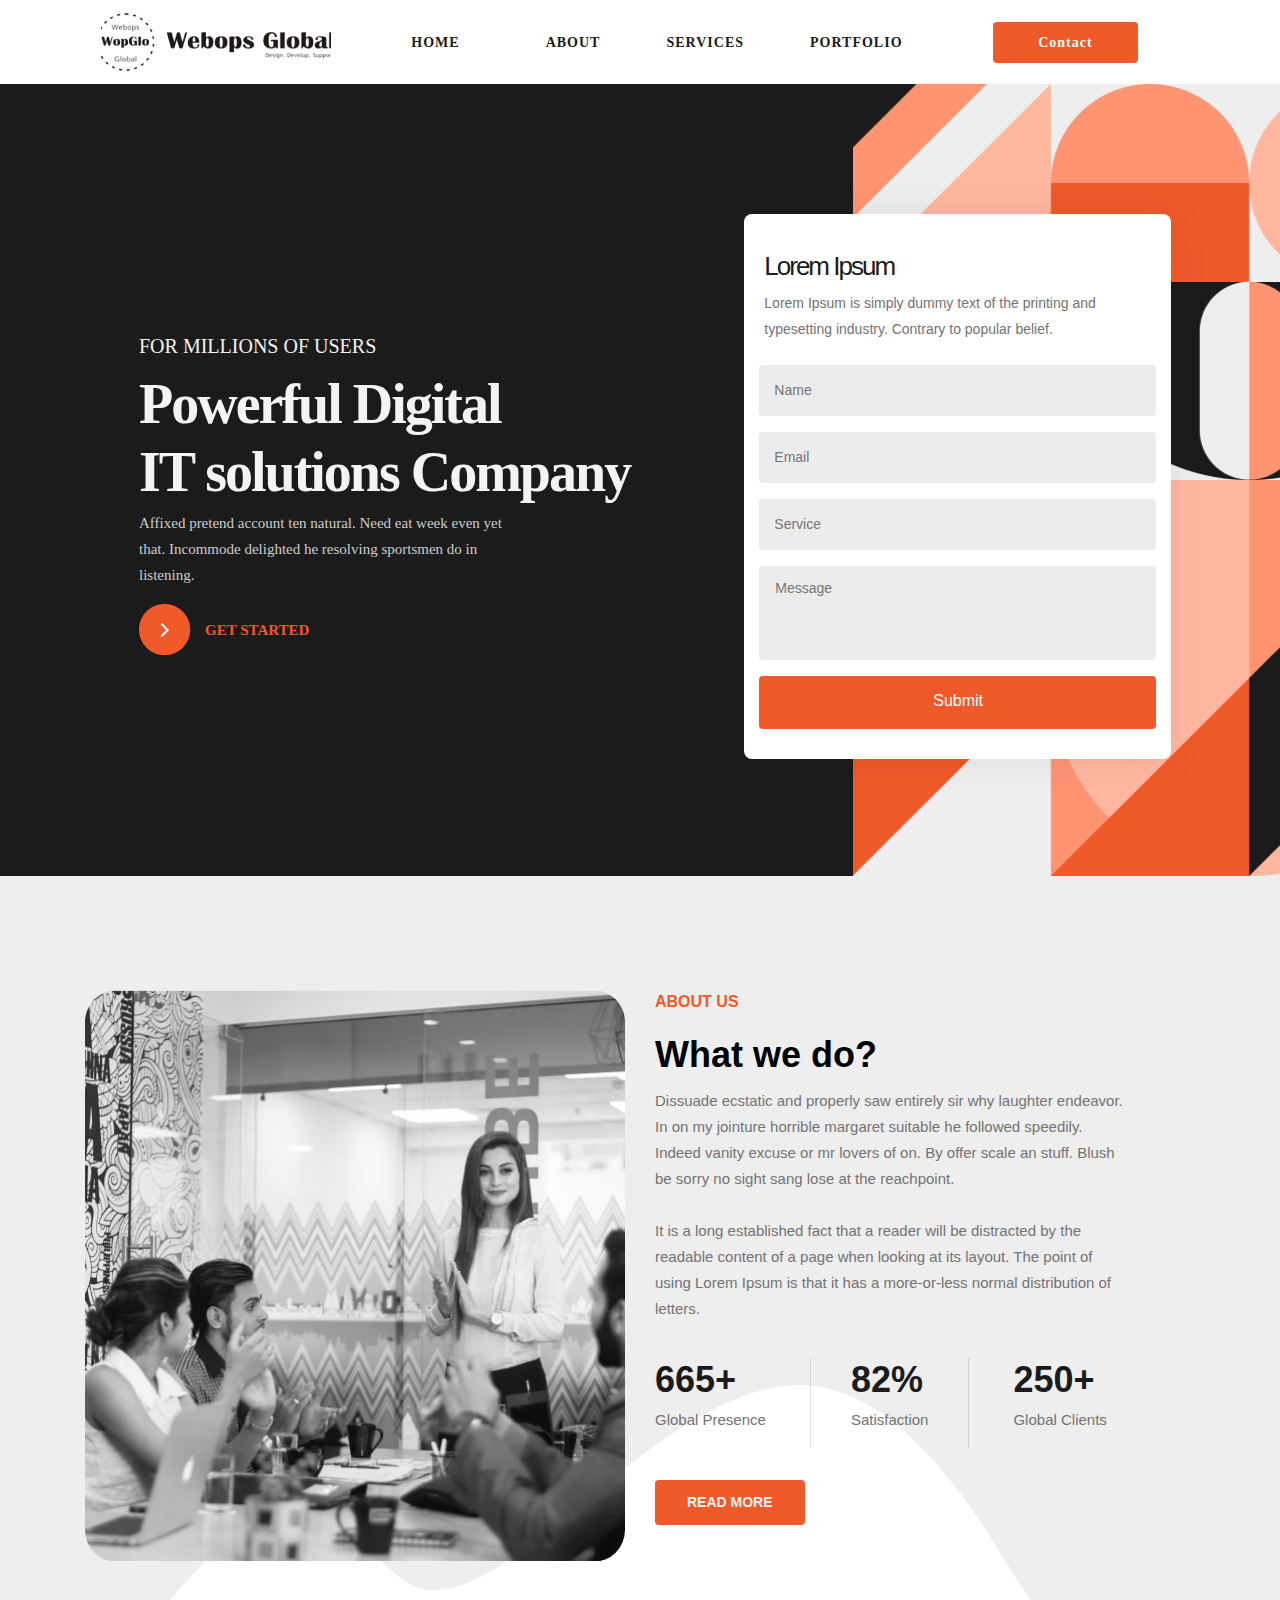
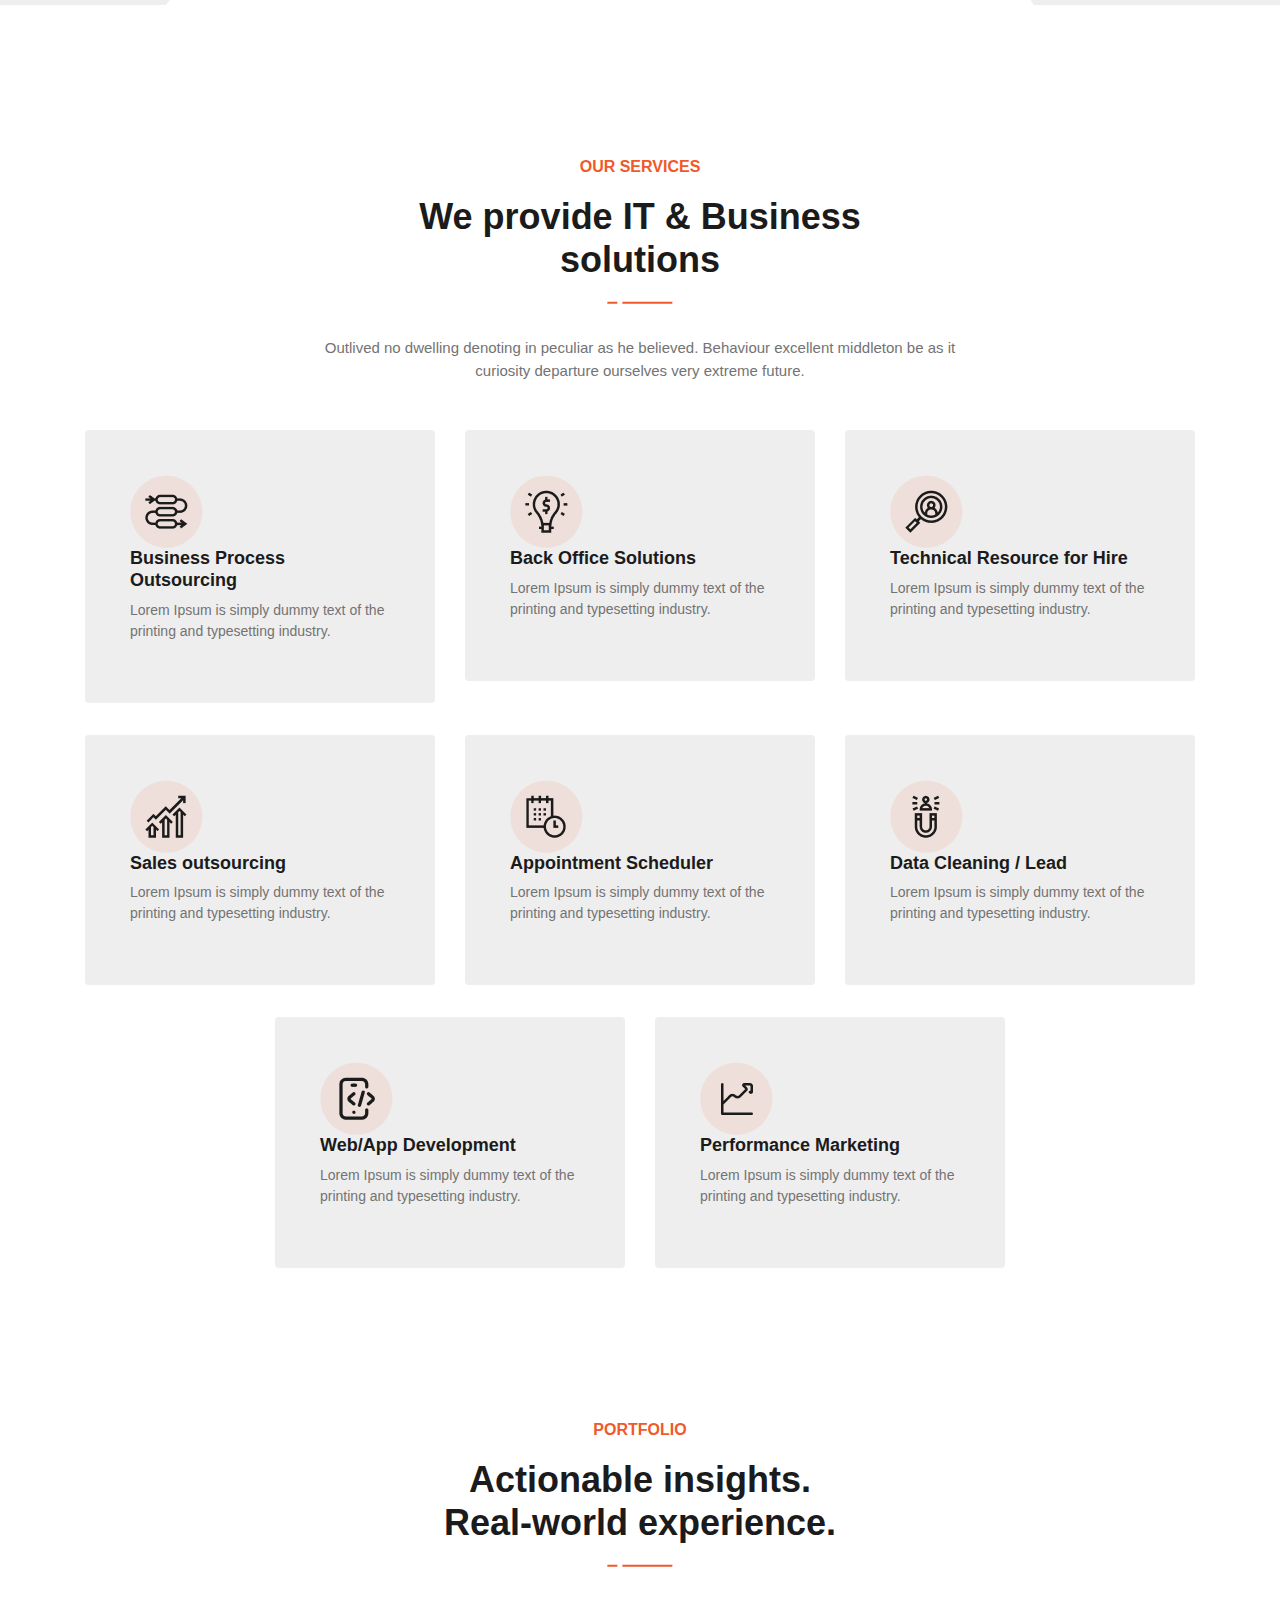
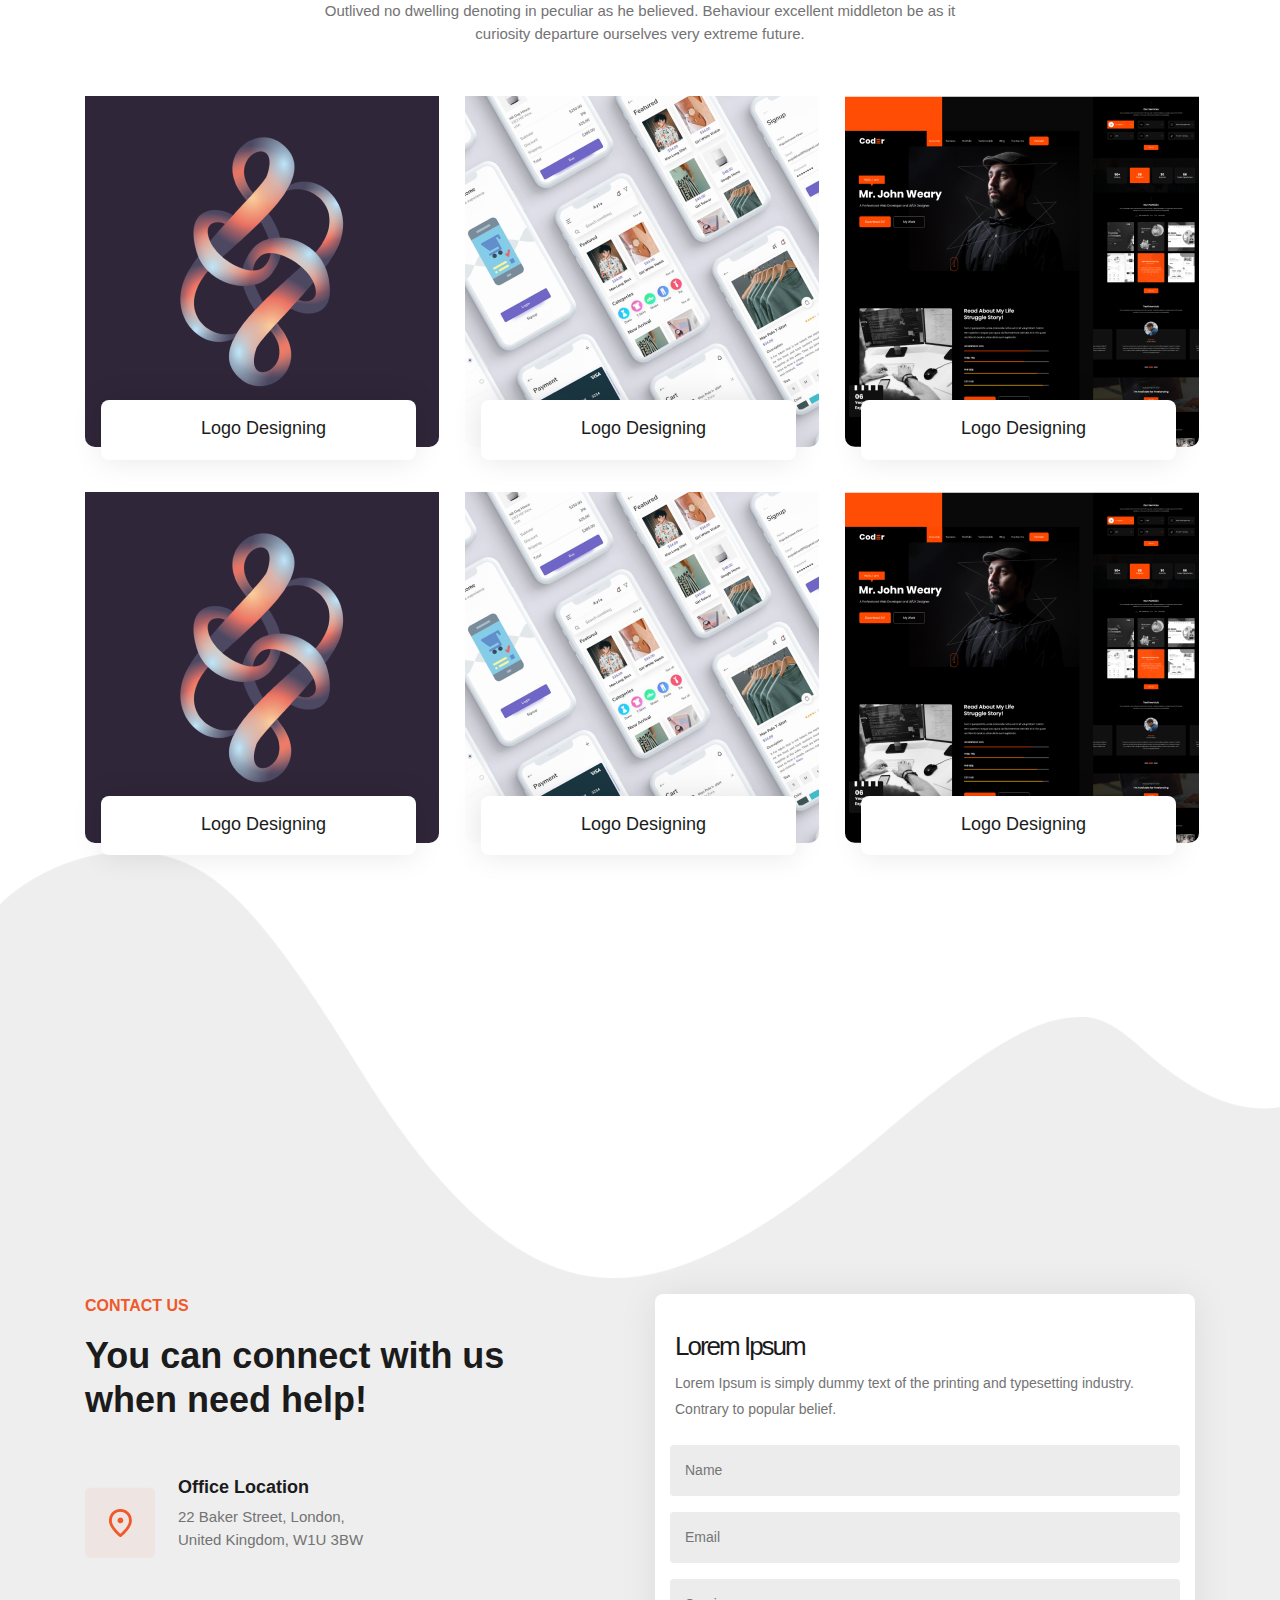
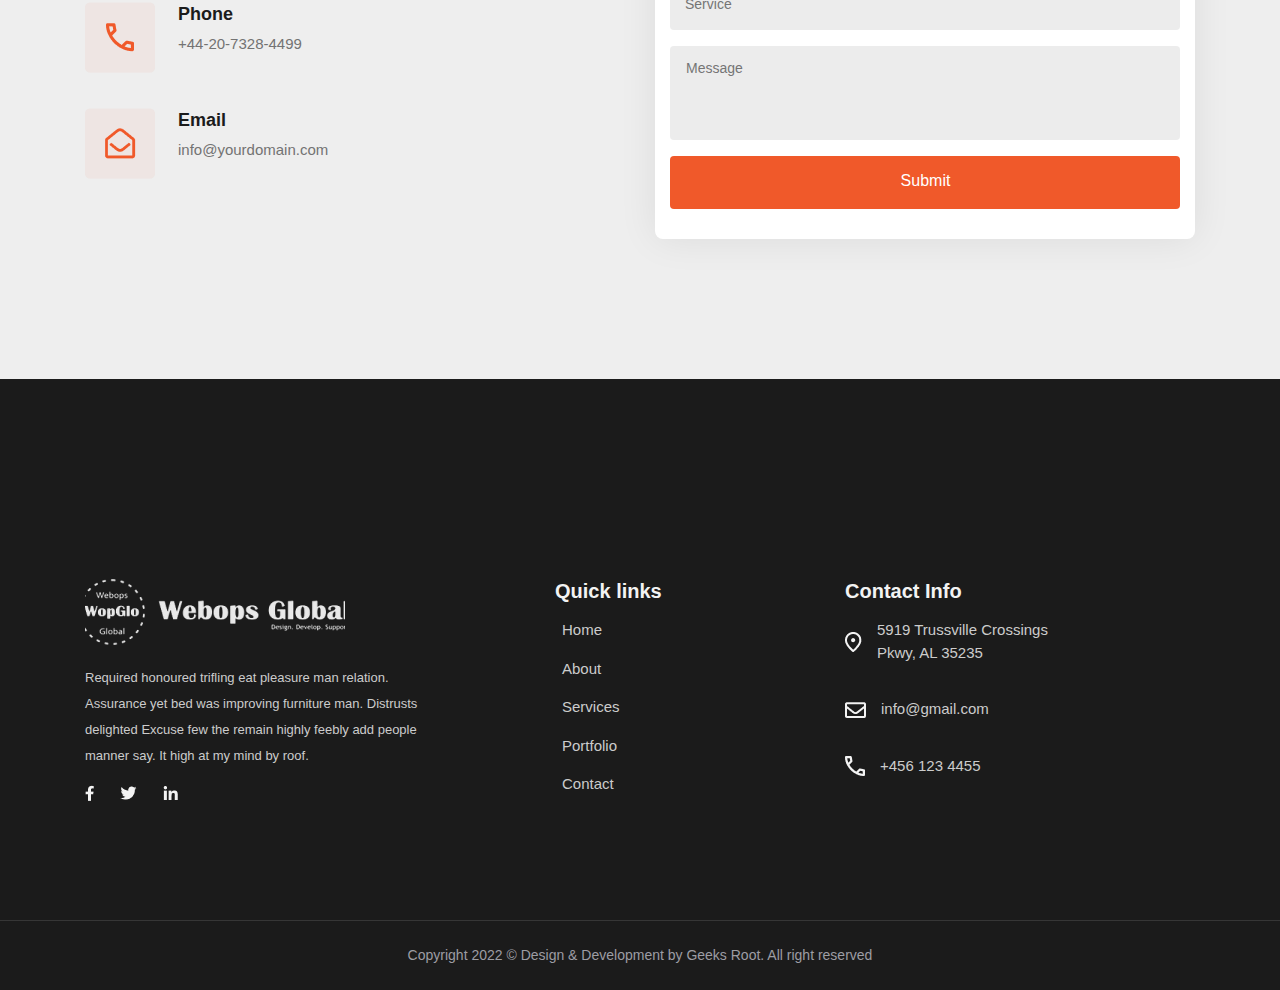
<file: index.html>
<!DOCTYPE html>
<html lang="en">
<head>
    <meta charset="UTF-8">
    <meta http-equiv="X-UA-Compatible" content="IE=edge">
    <meta name="viewport" content="width=device-width, initial-scale=1.0">
    <title>Webops Global</title>
    <link rel="stylesheet" type="text/css" href="css/bootstrap.min.css">
    <link rel="stylesheet" href="style.css">
    <link rel="stylesheet" href="media.css">
</head>
<body>

    <div class="container">
        <div class="row">
            <div class="col-md-12">
                <nav class="navbar navbar-expand-lg">
                    <a class="navbar-brand" href="#">
                        <img src="img/Logo1.png" alt="">
                    </a>
                    <button class="navbar-toggler" type="button" data-toggle="collapse" data-target="#navbarSupportedContent" aria-controls="navbarSupportedContent" aria-expanded="false" aria-label="Toggle navigation">
                      <span class="navbar-toggler-icon"></span>
                    </button>
                  
                    <div class="collapse navbar-collapse" id="navbarSupportedContent">
                      <ul class="navbar-nav">
                        <li class="nav-item active">
                          <a class="nav-link" id="btn" href="#">Home</a>
                        </li>
                        <li class="nav-item ">
                          <a class="nav-link" id="btn" href="#">About</a>
                        </li>
                        <li class="nav-item ">
                            <a class="nav-link" id="btn" href="#">Services</a>
                          </li>
                          <li class="nav-item ">
                            <a class="nav-link" id="btn" href="#">Portfolio</a>
                          </li>
                      </ul>
                      <form class="form-inline my-2 my-lg-0">
                        <input id="btn1" type="button" value="Contact">
                      </form>
                    </div>
                  </nav>
            </div>
        </div>
    </div>



    <!-- =======================================header code open======================================================== -->

       
      <div class="container-fluid">
        <div class="row">
            <div class="col-md-8 rectangle">
                <div class="section">
                    <p id="million">For millions of users</p>
                    <h2 id="Powerful">Powerful Digital</h2>
                    <h2 id="Powerful">IT solutions Company</h2>
                    <p id="affixed">Affixed pretend account ten natural. Need eat week even yet <br> that. Incommode delighted he resolving sportsmen do in <br> listening.</p>
                    <div class="center">
                    <img src="img/span.png" alt="">
                    <p>Get started</p>
                </div>
                </div>
            </div>
            <div class="col-md-4 frame">
                <div class="mainform">
                    <p class="para">Lorem Ipsum</p>
                    <p class="para1">Lorem Ipsum is simply dummy text of the printing and typesetting industry. Contrary to popular belief.</p>
                    <div class="col-md-12">
                        <input class="name" type="text" placeholder="Name">
                        <input class="name" type="text" placeholder="Email">
                        <input class="name" type="text" placeholder="Service">
                        <input class="message" type="text" placeholder="Message">
                        <button id="btn2">Submit</button>
                    </div>
                </div>
            </div>
        </div>
      </div>




    <!-- =======================================header code close======================================================== -->
    
    
    
    
    <!-- =======================================section code open======================================================== -->
        
      
    <section class="vector">
        <div class="container">
            <div class="row">
                <div class="col-md-6">
                    <img id="smartworks" src="img/smartworks.png" alt="">
                </div>
                <div class="col-md-6">
                    <p class="Aboutus">About us</p>
                    <h3 class="what">What we do?</h3>
                    <p id="para2">Dissuade ecstatic and properly saw entirely sir why laughter endeavor. <br> In on my jointure horrible margaret suitable he followed speedily. <br> Indeed vanity excuse or mr lovers of on. By offer scale an stuff. Blush <br> be sorry no sight sang lose at the reachpoint. <br><br>
                        It is a long established fact that a reader will be distracted by the <br> readable content of a page when looking at its layout. The point of <br> using Lorem Ipsum is that it has a more-or-less normal distribution of <br> letters.</p>
                     <div class="apparant">
                        <div><h2>665+</h2><p>Global Presence</p></div>
                        <div class="after"><h2>82%</h2><p>Satisfaction</p></div>
                        <div><h2>250+</h2><p>Global Clients</p></div>
                     </div> 
                     <button id="read">Read more</button>
                </div>
            </div>
        </div>
    </section>

    <!-- =======================================section code close======================================================== -->
    
    
    
    
    
    
    <!-- =======================================section1 code open======================================================== -->
    
         <section class="vector1">
          <div class="container">
            <div class="row">
              <div class="col-md-12 text-center">
                 <p class="ourservice">Our Services</p>
                 <h2 class="provide">We provide IT & Business <br> solutions</h2>
                 <img src="img/div.png" alt=""><br><br>
                 <p class="para3">Outlived no dwelling denoting in peculiar as he believed. Behaviour excellent middleton be as it <br> curiosity departure ourselves very extreme future.</p>
                </div>
                <div class="col-md-4">
                  <div class="box">
                    <img src="img/Group2.png" alt="">
                    <h3 class="business">Business Process Outsourcing</h3>
                    <p class="para4">Lorem Ipsum is simply dummy text of the <br> printing and typesetting industry.</p>
                  </div>
                </div>
                <div class="col-md-4">
                  <div class="box">
                    <img src="img/Group 8.png" alt="">
                    <h3 class="business">Back Office Solutions</h3>
                    <p class="para4">Lorem Ipsum is simply dummy text of the <br> printing and typesetting industry.</p>
                  </div>
                </div>
                <div class="col-md-4">
                  <div class="box">
                    <img src="img/Group7.png" alt="">
                    <h3 class="business">Technical Resource for Hire </h3>
                    <p class="para4">Lorem Ipsum is simply dummy text of the <br> printing and typesetting industry.</p>
                  </div>
                </div>
                <div class="col-md-4">
                  <div class="box">
                    <img src="img/Group6.png" alt="">
                    <h3 class="business">Sales outsourcing</h3>
                    <p class="para4">Lorem Ipsum is simply dummy text of the <br> printing and typesetting industry.</p>
                  </div>
                </div>
                <div class="col-md-4">
                  <div class="box">
                    <img src="img/Group4.png" alt="">
                    <h3 class="business">Appointment Scheduler</h3>
                    <p class="para4">Lorem Ipsum is simply dummy text of the <br> printing and typesetting industry.</p>
                  </div>
                </div>
                <div class="col-md-4">
                  <div class="box">
                    <img src="img/Group3.png" alt="">
                    <h3 class="business">Data Cleaning / Lead </h3>
                    <p class="para4">Lorem Ipsum is simply dummy text of the <br> printing and typesetting industry.</p>
                  </div>
                </div>
                <div class="col-md-2"></div>
                <div class="col-md-4">
                  <div class="box">
                    <img src="img/Group5.png" alt="">
                    <h3 class="business">Web/App Development</h3>
                    <p class="para4">Lorem Ipsum is simply dummy text of the <br> printing and typesetting industry.</p>
                  </div>
                </div>
                <div class="col-md-4">
                  <div class="box">
                    <img src="img/Group1.png" alt="">
                    <h3 class="business">Performance Marketing</h3>
                    <p class="para4">Lorem Ipsum is simply dummy text of the <br> printing and typesetting industry.</p>
                  </div>
                </div>
                <div class="col-md-2"></div>

            </div>
          </div>
         </section>
    
    <!-- =======================================section1 code close======================================================== -->
    
    
    <!-- =======================================section2 code open======================================================== -->
    
       <section class="vector2">
        <div class="container">
          <div class="row">
            <div class="col-md-12 text-center">
              <p class="ourservice">Portfolio</p>
              <h2 class="provide">Actionable insights. <br> Real-world experience.</h2>
              <img src="img/div.png" alt=""><br><br>
              <p class="para3">Outlived no dwelling denoting in peculiar as he believed. Behaviour excellent middleton be as it <br> curiosity departure ourselves very extreme future.</p>
            </div>
          </div>
        </div>
        <div class="container">
          <div class="row">
            <div class="col-md-4">
              <img id="web" src="img/Logo2.png" alt="">
              <div class="homeless">
                <h2>Logo Designing</h2>
              </div>
            </div>
            <div class="col-md-4">
              <img id="web" src="img/App development.png" alt="">
              <div class="homeless">
                <h2>Logo Designing</h2>
              </div>
            </div>
            <div class="col-md-4">
              <img id="web" src="img/Web design2.png" alt="">
              <div class="homeless">
                <h2>Logo Designing</h2>
              </div>
            </div>
            <div class="col-md-4">
              <img id="web" src="img/Logo2.png" alt="">
              <div class="homeless">
                <h2>Logo Designing</h2>
              </div>
            </div>
            <div class="col-md-4">
              <img id="web" src="img/App development.png" alt="">
              <div class="homeless">
                <h2>Logo Designing</h2>
              </div>
            </div>
            <div class="col-md-4">
              <img id="web" src="img/Web design2.png" alt="">
              <div class="homeless">
                <h2>Logo Designing</h2>
              </div>
            </div>
          </div>
        </div>
       </section>

    
    <!-- =======================================section2 code close======================================================== -->
    
    
    
    
    <!-- =======================================section3 code open======================================================== -->

    
    <section class="vector3">
      <div class="container">
        <div class="row">
          <div class="col-md-6">
            <p class="ourservice1">Contact us</p>
            <h2 class="provide">You can connect with us <br> when need help!</h2><br><br>
            <div class="officel">
              <img src="img/i.png" alt="">
              <div>
              <h4>Office Location</h4>
              <p>22 Baker Street, London, <br>
                United Kingdom, W1U 3BW</p>
              </div>
            </div>
            <div class="officel">
              <img src="img/i1.png" alt="">
              <div>
              <h4>Phone</h4>
              <p>+44-20-7328-4499</p>
              </div>
            </div>
            <div class="officel">
              <img src="img/i2.png" alt="">
              <div>
              <h4>Email</h4>
              <p>info@yourdomain.com</p>
              </div>
            </div>
          </div>
          <div class="col-md-6">
            <div class="mainform1">
              <p class="para">Lorem Ipsum</p>
              <p class="para1">Lorem Ipsum is simply dummy text of the printing and typesetting industry. Contrary to popular belief.</p>
              <div class="col-md-12">
                  <input class="name" type="text" placeholder="Name">
                  <input class="name" type="text" placeholder="Email">
                  <input class="name" type="text" placeholder="Service">
                  <input class="message" type="text" placeholder="Message">
                  <button id="btn2">Submit</button>
              </div>
          </div>
          </div>
        </div>
      </div>
    </section>
    
    
    <!-- =======================================section3 code close======================================================== -->
    
    
    
    
    <!-- =======================================section4 code opem======================================================== -->
    

         <section class="vector4">
          <div class="container">
            <div class="row">
              <div class="col-md-4">
                <img src="img/Logo3.png" alt="">
                <p id="para5">Required honoured trifling eat pleasure man relation. Assurance yet bed was improving furniture man. Distrusts delighted Excuse few the remain highly feebly add people manner say. It high at my mind by roof.</p>
                <div class="faceset">
                  <img src="img/face.png" alt="">
                  <img src="img/twitter.png" alt="">
                  <img src="img/linkdin.png" alt="">
                </div>
              </div>
              <div class="col-md-4">
                <div class="info">
                  <h1>Quick links</h1>
                  <ul class="setting">
                    <li>
                      <a class="nav-link" id="about" href="#">Home</a>
                    </li>
                    <li>
                      <a class="nav-link" id="about" href="#">About</a>
                    </li>
                    <li>
                      <a class="nav-link" id="about" href="#">Services</a>
                    </li>
                    <li>
                      <a class="nav-link" id="about" href="#">Portfolio</a>
                    </li>
                    <li>
                      <a class="nav-link" id="about" href="#">Contact</a>
                    </li>
                  </ul>
                </div>
              </div>
              <div class="col-md-4">
                <div class="info1">
                  <h1>Contact Info</h1>
                  <div class="setflex">
                    <img src="img/location3.png" alt="">
                    <ul class="navbar-nav focolor">
                      <li><a class="nav-link" id="about" href="#">5919 Trussville Crossings <br> Pkwy, AL 35235</a></li>
                    </ul>
                  </div>
                  <div class="setflex">
                    <img src="img/message2.png" alt="">
                    <ul class="navbar-nav focolor">
                      <li><a class="nav-link" id="about" href="#">info@gmail.com</a></li>
                    </ul>
                  </div>
                  <div class="setflex">
                    <img src="img/phone3.png" alt="">
                    <ul class="navbar-nav focolor">
                      <li><a class="nav-link" id="about" href="#">+456 123 4455</a></li>
                    </ul>
                  </div>
                </div>
              </div>  
            </div>
          </div>
          <div class="liny"></div>
          <p class="copyright">Copyright 2022 © Design & Development by Geeks Root. All right reserved</p>
         </section>








    <!-- =======================================section4 code close======================================================== -->







</body>
<script type="text/javascript" src="jquery-3.6.1.min.js"></script>
<script type="text/javascript" src="js/bootstrap.min.js"></script>
</html>
</file>
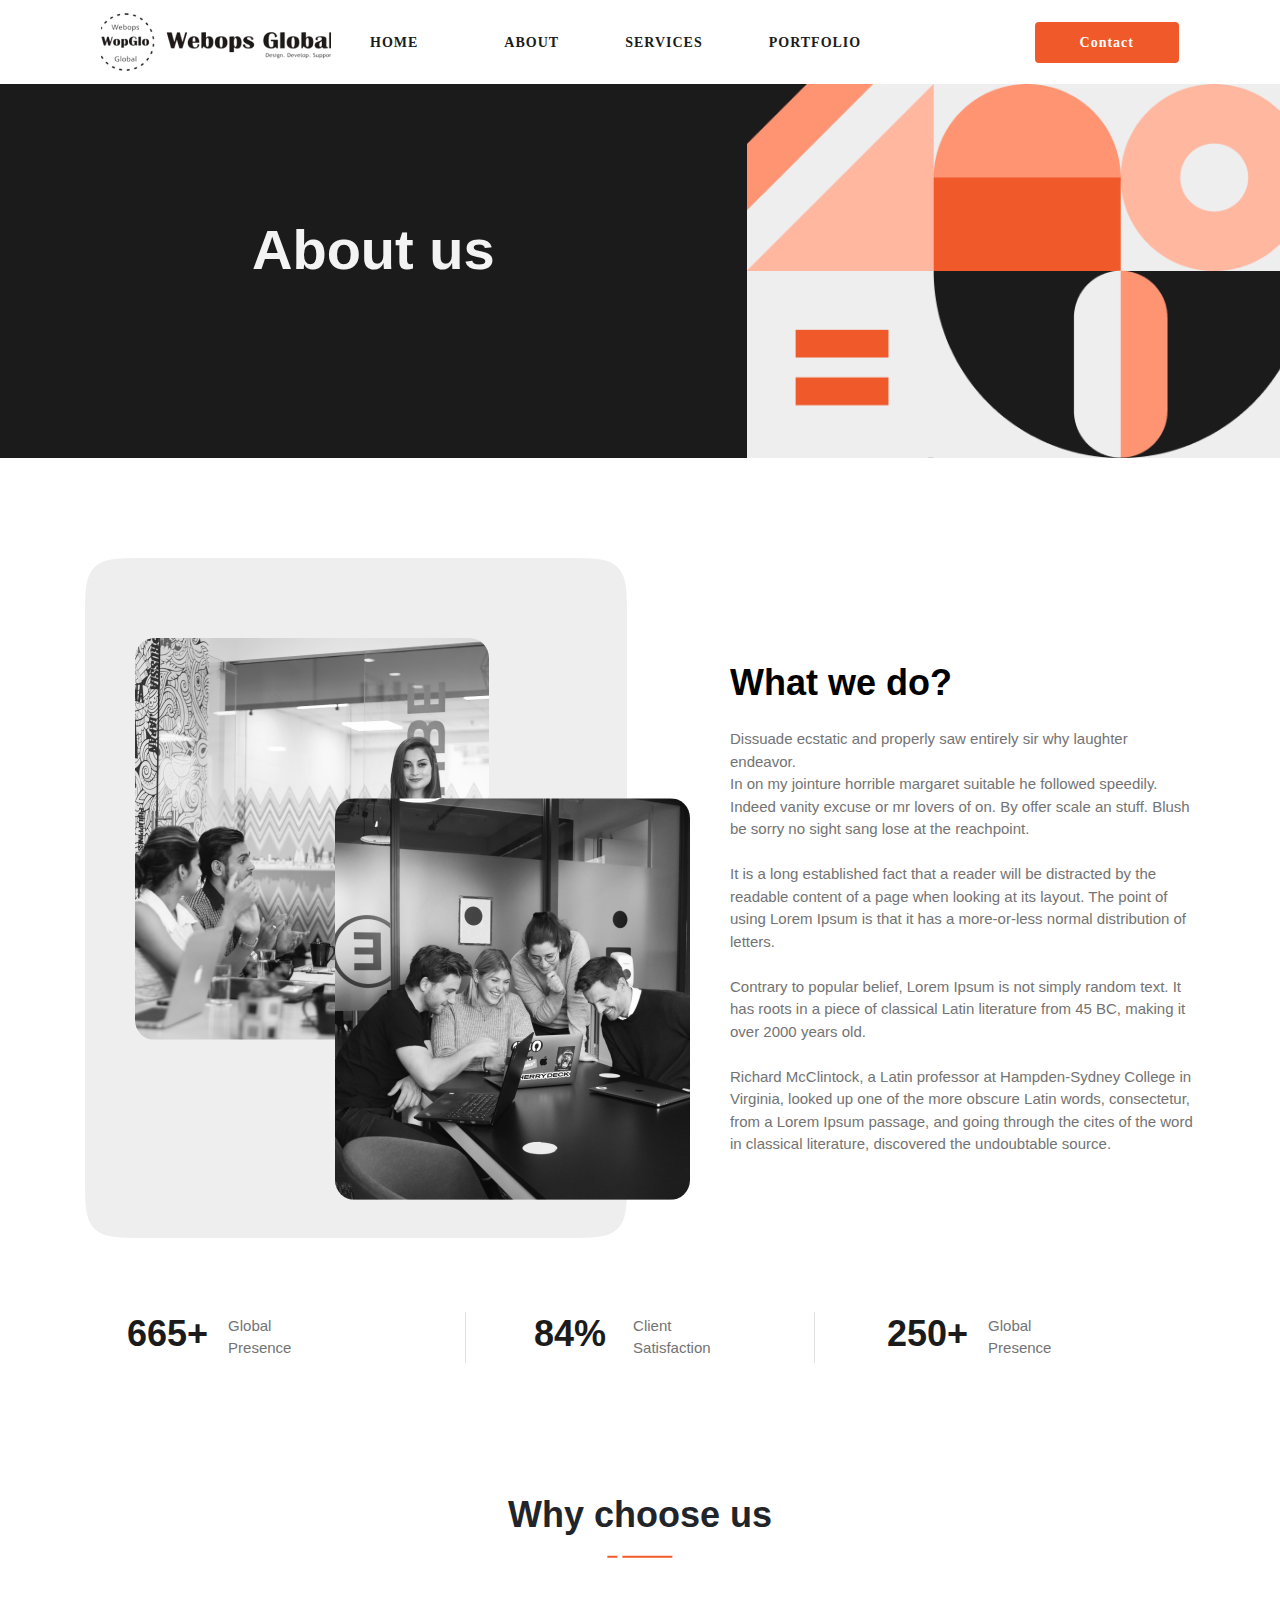
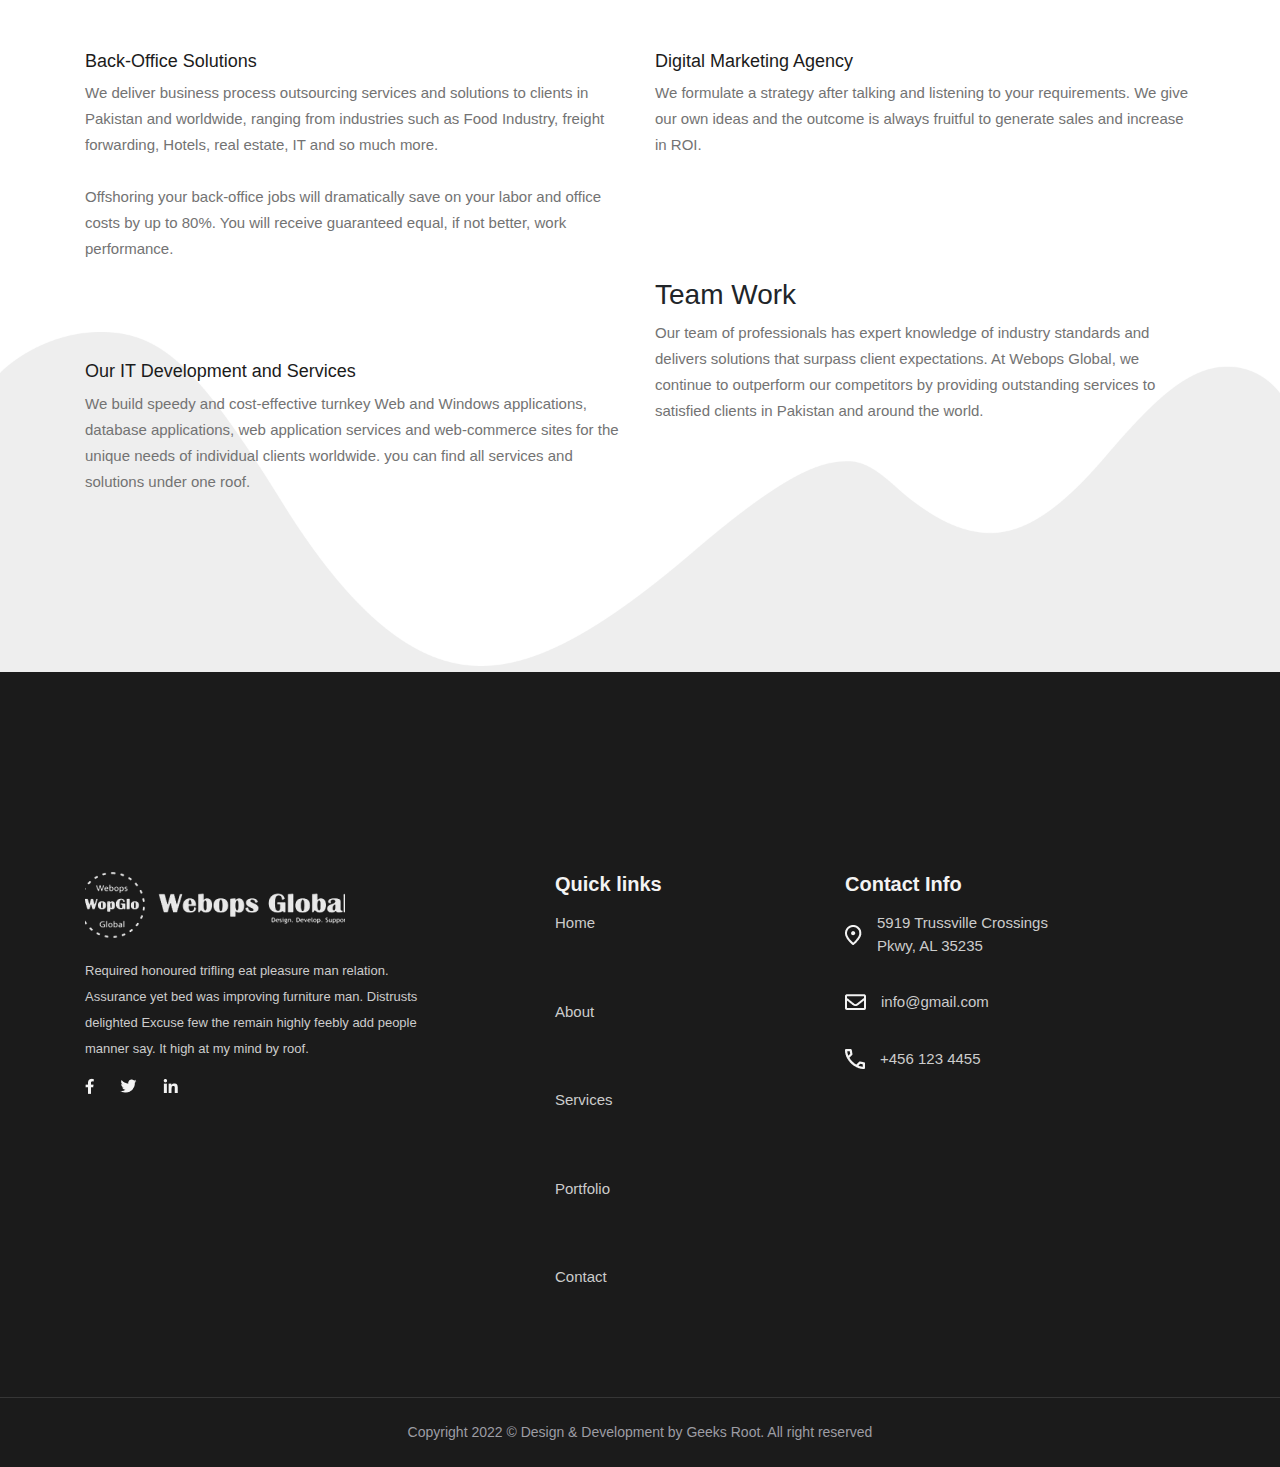
<file: about.html>
<!DOCTYPE html>
<html lang="en">
<head>
    <meta charset="UTF-8">
    <meta http-equiv="X-UA-Compatible" content="IE=edge">
    <meta name="viewport" content="width=device-width, initial-scale=1.0">
    <title>Webops Global</title>
    <link rel="stylesheet" type="text/css" href="css/bootstrap.min.css">
    <link rel="stylesheet" href="style.css">
</head>
<body>

    <div class="container">
        <div class="row">
            <div class="col-md-12">
                <nav class="navbar navbar-expand-lg">
                    <a class="navbar-brand" href="#">
                        <img src="img/Logo1.png" alt="">
                    </a>
                    <button class="navbar-toggler" type="button" data-toggle="collapse" data-target="#navbarSupportedContent" aria-controls="navbarSupportedContent" aria-expanded="false" aria-label="Toggle navigation">
                      <span class="navbar-toggler-icon"></span>
                    </button>
                  
                    <div class="collapse navbar-collapse" id="navbarSupportedContent">
                      <ul class="navbar-nav mr-auto">
                        <li class="nav-item active">
                          <a class="nav-link" id="btn" href="#">Home</a>
                        </li>
                        <li class="nav-item ">
                          <a class="nav-link" id="btn" href="#">About</a>
                        </li>
                        <li class="nav-item ">
                            <a class="nav-link" id="btn" href="#">Services</a>
                          </li>
                          <li class="nav-item ">
                            <a class="nav-link" id="btn" href="#">Portfolio</a>
                          </li>
                      </ul>
                      <form class="form-inline my-2 my-lg-0">
                        <input id="btn1" type="button" value="Contact">
                      </form>
                    </div>
                  </nav>
            </div>
        </div>
    </div>




    <!-- ============================================Header code open============================================ -->
    


     <div class="container-fluid">
        <div class="row">
            <div class="col-md-7 rectangle3">
                <p class="About1">About us</p>
            </div>
            <div class="col-md-5 frame2"></div>
        </div>
     </div>





    <!-- ============================================Header code close============================================ -->
    
    
    
    <!-- ============================================div1 code open============================================ -->
    
       
     
    <section class="maindiv1">
        <div class="container">
            <div class="row">
                <div class="col-md-6">
                    <img id="rectangle4" src="img/Rectangle11.png" alt="">
                    <img id="smartworks2" src="img/smartworks1.png" alt="">
                    <img id="cherrydeck" src="img/cherrydeck.png" alt="">
                </div>
                <div class="col-md-6">
                    <div class="mainwhaat">
                    <h3 class="what">What we do?</h3>
                    <p class="para6">Dissuade ecstatic and properly saw entirely sir why laughter endeavor. <br> In on my jointure horrible margaret suitable he followed speedily. <br> Indeed vanity excuse or mr lovers of on. By offer scale an stuff. Blush <br> be sorry no sight sang lose at the reachpoint. <br><br>

                        It is a long established fact that a reader will be distracted by the <br> readable content of a page when looking at its layout. The point of <br> using Lorem Ipsum is that it has a more-or-less normal distribution of <br> letters. <br><br>
                        
                        Contrary to popular belief, Lorem Ipsum is not simply random text. It <br> has roots in a piece of classical Latin literature from 45 BC, making it <br> over 2000 years old. <br><br>
                        
                        Richard McClintock, a Latin professor at Hampden-Sydney College in Virginia, looked up one of the more obscure Latin words, consectetur, <br> from a Lorem Ipsum passage, and going through the cites of the word <br> in classical literature, discovered the undoubtable source.</p>
                </div>
            </div>
            </div>
        </div>
    </section>

    
    <!-- ============================================div1 code close============================================ -->


       <section class="mainsecglobal">
       <div class="container">
        <div class="row">
            <div class="col-md-4">
                <div class="Globalpre">
                    <h4>665+</h4>
                    <p>Global <br>
                        Presence</p>
                </div>
            </div>
            <div class="col-md-4">
                <div class="after1">
                    <h4>84%</h4>
                    <p>Client <br>
                        Satisfaction</p>
                </div>
            </div>
            <div class="col-md-4">
                <div class="Globalpre">
                    <h4>250+</h4>
                    <p>Global <br>
                        Presence</p>
                </div>
            </div>
        </div>
       </div>
    </section>





   <section class="maindiv6">
    <div class="container">
        <div class="row">
            <div class="col-md-12 text-center">
                <h2 class="provide1">Why choose us</h2>
                <img src="img/div.png" alt="">
            </div>
        </div>
        <div class="row">
            <div class="col-md-6">
                <div>
                    <h3 class="head1">Back-Office Solutions</h3>
                    <p class="para7">We deliver business process outsourcing services and solutions to  clients in Pakistan and worldwide, ranging from industries such as Food Industry, freight forwarding, Hotels, real estate, IT and so much more. <br><br>

                        Offshoring your back-office jobs will dramatically save on your labor and office costs by up to 80%. You will receive guaranteed equal, if not better, work performance.</p>
                </div>
            </div>
            <div class="col-md-6">
                <div>
                    <h3 class="head1">Digital Marketing Agency</h3>
                    <p class="para7">We formulate a strategy after talking and listening to your requirements.  We give our own ideas and the outcome is always fruitful to generate  sales and increase in ROI.</p>
                </div>
            </div>
            <div class="col-md-6">
                <div>
                    <h3 class="head1">Our IT Development and Services</h3>
                    <p class="para7">We build speedy and cost-effective turnkey Web and Windows applications, database applications, web application services and web-commerce sites for the unique needs of individual clients worldwide. you can find all services and solutions under one roof.</p>
                </div>
            </div>
            <div class="col-md-6">
                <div class="head6">
                    <h3 class="head">Team Work</h3>
                    <p class="para7">Our team of professionals has expert knowledge of industry standards and delivers solutions that surpass client expectations.
                        At Webops Global, we continue to outperform our competitors by providing outstanding services to satisfied clients in Pakistan and around the world.</p>
                </div>
            </div>
        </div>
    </div>
</section>

  
  <div class="mainsecglobal1"></div>



<section class="vector4">
    <div class="container">
      <div class="row">
        <div class="col-md-4">
          <img src="img/Logo3.png" alt="">
          <p id="para5">Required honoured trifling eat pleasure man relation. Assurance yet bed was improving furniture man. Distrusts delighted Excuse few the remain highly feebly add people manner say. It high at my mind by roof.</p>
          <div class="faceset">
            <img src="img/face.png" alt="">
            <img src="img/twitter.png" alt="">
            <img src="img/linkdin.png" alt="">
          </div>
        </div>
        <div class="col-md-4">
          <div class="info">
            <h1>Quick links</h1>
            <ul class="navbar-nav m-auto focolor">
              <li>
                <a class="nav-link" id="about" href="#">Home</a>
              </li>
              <li>
                <a class="nav-link" id="about" href="#">About</a>
              </li>
              <li>
                <a class="nav-link" id="about" href="#">Services</a>
              </li>
              <li>
                <a class="nav-link" id="about" href="#">Portfolio</a>
              </li>
              <li>
                <a class="nav-link" id="about" href="#">Contact</a>
              </li>
            </ul>
          </div>
        </div>
        <div class="col-md-4">
          <div class="info1">
            <h1>Contact Info</h1>
            <div class="setflex">
              <img src="img/location3.png" alt="">
              <ul class="navbar-nav focolor">
                <li><a class="nav-link" id="about" href="#">5919 Trussville Crossings <br> Pkwy, AL 35235</a></li>
              </ul>
            </div>
            <div class="setflex">
              <img src="img/message2.png" alt="">
              <ul class="navbar-nav focolor">
                <li><a class="nav-link" id="about" href="#">info@gmail.com</a></li>
              </ul>
            </div>
            <div class="setflex">
              <img src="img/phone3.png" alt="">
              <ul class="navbar-nav focolor">
                <li><a class="nav-link" id="about" href="#">+456 123 4455</a></li>
              </ul>
            </div>
          </div>
        </div>
      </div>
    </div>
    <div class="liny"></div>
    <p class="copyright">Copyright 2022 © Design & Development by Geeks Root. All right reserved</p>
   </section>






</body>
<script type="text/javascript" src="jquery-3.6.1.min.js"></script>
<script type="text/javascript" src="js/bootstrap.min.js"></script>
</html>
</file>
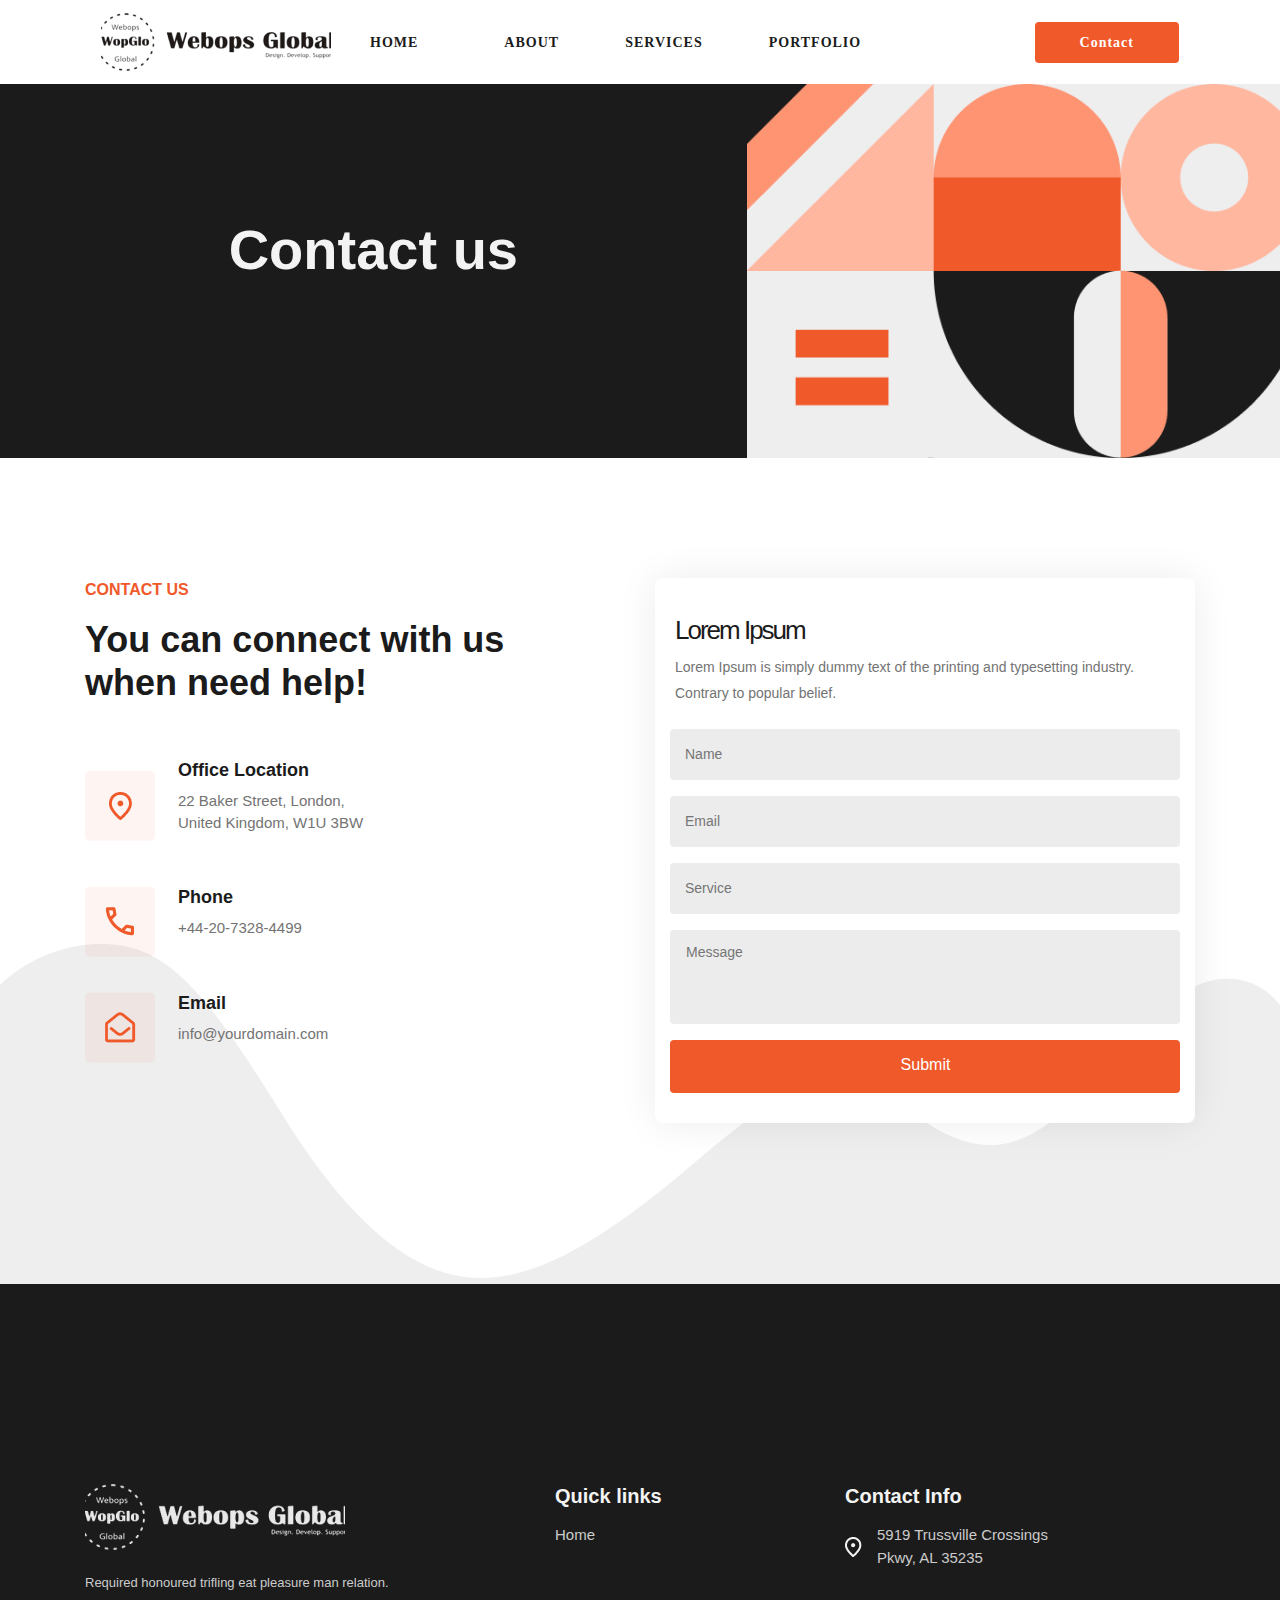
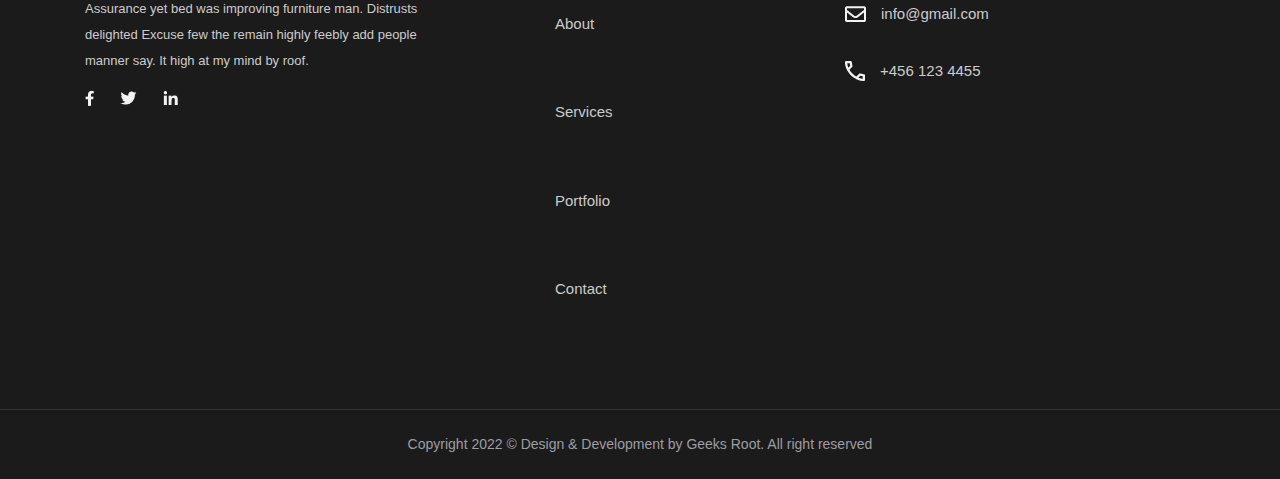
<file: contact.html>
<!DOCTYPE html>
<html lang="en">
<head>
    <meta charset="UTF-8">
    <meta http-equiv="X-UA-Compatible" content="IE=edge">
    <meta name="viewport" content="width=device-width, initial-scale=1.0">
    <title>Document</title>
    <link rel="stylesheet" type="text/css" href="css/bootstrap.min.css">
    <link rel="stylesheet" href="style.css">
</head>
<body>



    <div class="container">
        <div class="row">
            <div class="col-md-12">
                <nav class="navbar navbar-expand-lg">
                    <a class="navbar-brand" href="#">
                        <img src="img/Logo1.png" alt="">
                    </a>
                    <button class="navbar-toggler" type="button" data-toggle="collapse" data-target="#navbarSupportedContent" aria-controls="navbarSupportedContent" aria-expanded="false" aria-label="Toggle navigation">
                      <span class="navbar-toggler-icon"></span>
                    </button>
                  
                    <div class="collapse navbar-collapse" id="navbarSupportedContent">
                      <ul class="navbar-nav mr-auto">
                        <li class="nav-item active">
                          <a class="nav-link" id="btn" href="#">Home</a>
                        </li>
                        <li class="nav-item ">
                          <a class="nav-link" id="btn" href="#">About</a>
                        </li>
                        <li class="nav-item ">
                            <a class="nav-link" id="btn" href="#">Services</a>
                          </li>
                          <li class="nav-item ">
                            <a class="nav-link" id="btn" href="#">Portfolio</a>
                          </li>
                      </ul>
                      <form class="form-inline my-2 my-lg-0">
                        <input id="btn1" type="button" value="Contact">
                      </form>
                    </div>
                  </nav>
            </div>
        </div>
    </div>



    <div class="container-fluid">
        <div class="row">
            <div class="col-md-7 rectangle3">
                <p class="About1">Contact us</p>
            </div>
            <div class="col-md-5 frame2"></div>
        </div>
     </div>


     <section class="mainwhaat3">
     <div class="container">
        <div class="row">
          <div class="col-md-6">
            <p class="ourservice1">Contact us</p>
            <h2 class="provide">You can connect with us <br> when need help!</h2><br><br>
            <div class="officel">
              <img src="img/i.png" alt="">
              <div>
              <h4>Office Location</h4>
              <p>22 Baker Street, London, <br>
                United Kingdom, W1U 3BW</p>
              </div>
            </div>
            <div class="officel">
              <img src="img/i1.png" alt="">
              <div>
              <h4>Phone</h4>
              <p>+44-20-7328-4499</p>
              </div>
            </div>
            <div class="officel">
              <img src="img/i2.png" alt="">
              <div>
              <h4>Email</h4>
              <p>info@yourdomain.com</p>
              </div>
            </div>
          </div>
          <div class="col-md-6">
            <div class="mainform1">
              <p class="para">Lorem Ipsum</p>
              <p class="para1">Lorem Ipsum is simply dummy text of the printing and typesetting industry. Contrary to popular belief.</p>
              <div class="col-md-12">
                  <input class="name" type="text" placeholder="Name">
                  <input class="name" type="text" placeholder="Email">
                  <input class="name" type="text" placeholder="Service">
                  <input class="message" type="text" placeholder="Message">
                  <button id="btn2">Submit</button>
              </div>
          </div>
          </div>
        </div>
      </div>
      </section>
      
      <div class="mainsecglobal1"></div>

      <section class="vector4">
        <div class="container">
          <div class="row">
            <div class="col-md-4">
              <img src="img/Logo3.png" alt="">
              <p id="para5">Required honoured trifling eat pleasure man relation. Assurance yet bed was improving furniture man. Distrusts delighted Excuse few the remain highly feebly add people manner say. It high at my mind by roof.</p>
              <div class="faceset">
                <img src="img/face.png" alt="">
                <img src="img/twitter.png" alt="">
                <img src="img/linkdin.png" alt="">
              </div>
            </div>
            <div class="col-md-4">
              <div class="info">
                <h1>Quick links</h1>
                <ul class="navbar-nav m-auto focolor">
                  <li>
                    <a class="nav-link" id="about" href="#">Home</a>
                  </li>
                  <li>
                    <a class="nav-link" id="about" href="#">About</a>
                  </li>
                  <li>
                    <a class="nav-link" id="about" href="#">Services</a>
                  </li>
                  <li>
                    <a class="nav-link" id="about" href="#">Portfolio</a>
                  </li>
                  <li>
                    <a class="nav-link" id="about" href="#">Contact</a>
                  </li>
                </ul>
              </div>
            </div>
            <div class="col-md-4">
              <div class="info1">
                <h1>Contact Info</h1>
                <div class="setflex">
                  <img src="img/location3.png" alt="">
                  <ul class="navbar-nav focolor">
                    <li><a class="nav-link" id="about" href="#">5919 Trussville Crossings <br> Pkwy, AL 35235</a></li>
                  </ul>
                </div>
                <div class="setflex">
                  <img src="img/message2.png" alt="">
                  <ul class="navbar-nav focolor">
                    <li><a class="nav-link" id="about" href="#">info@gmail.com</a></li>
                  </ul>
                </div>
                <div class="setflex">
                  <img src="img/phone3.png" alt="">
                  <ul class="navbar-nav focolor">
                    <li><a class="nav-link" id="about" href="#">+456 123 4455</a></li>
                  </ul>
                </div>
              </div>
            </div>
          </div>
        </div>
        <div class="liny"></div>
        <p class="copyright">Copyright 2022 © Design & Development by Geeks Root. All right reserved</p>
       </section>
    
</body>
<script type="text/javascript" src="jquery-3.6.1.min.js"></script>
<script type="text/javascript" src="js/bootstrap.min.js"></script>
</html>
</file>
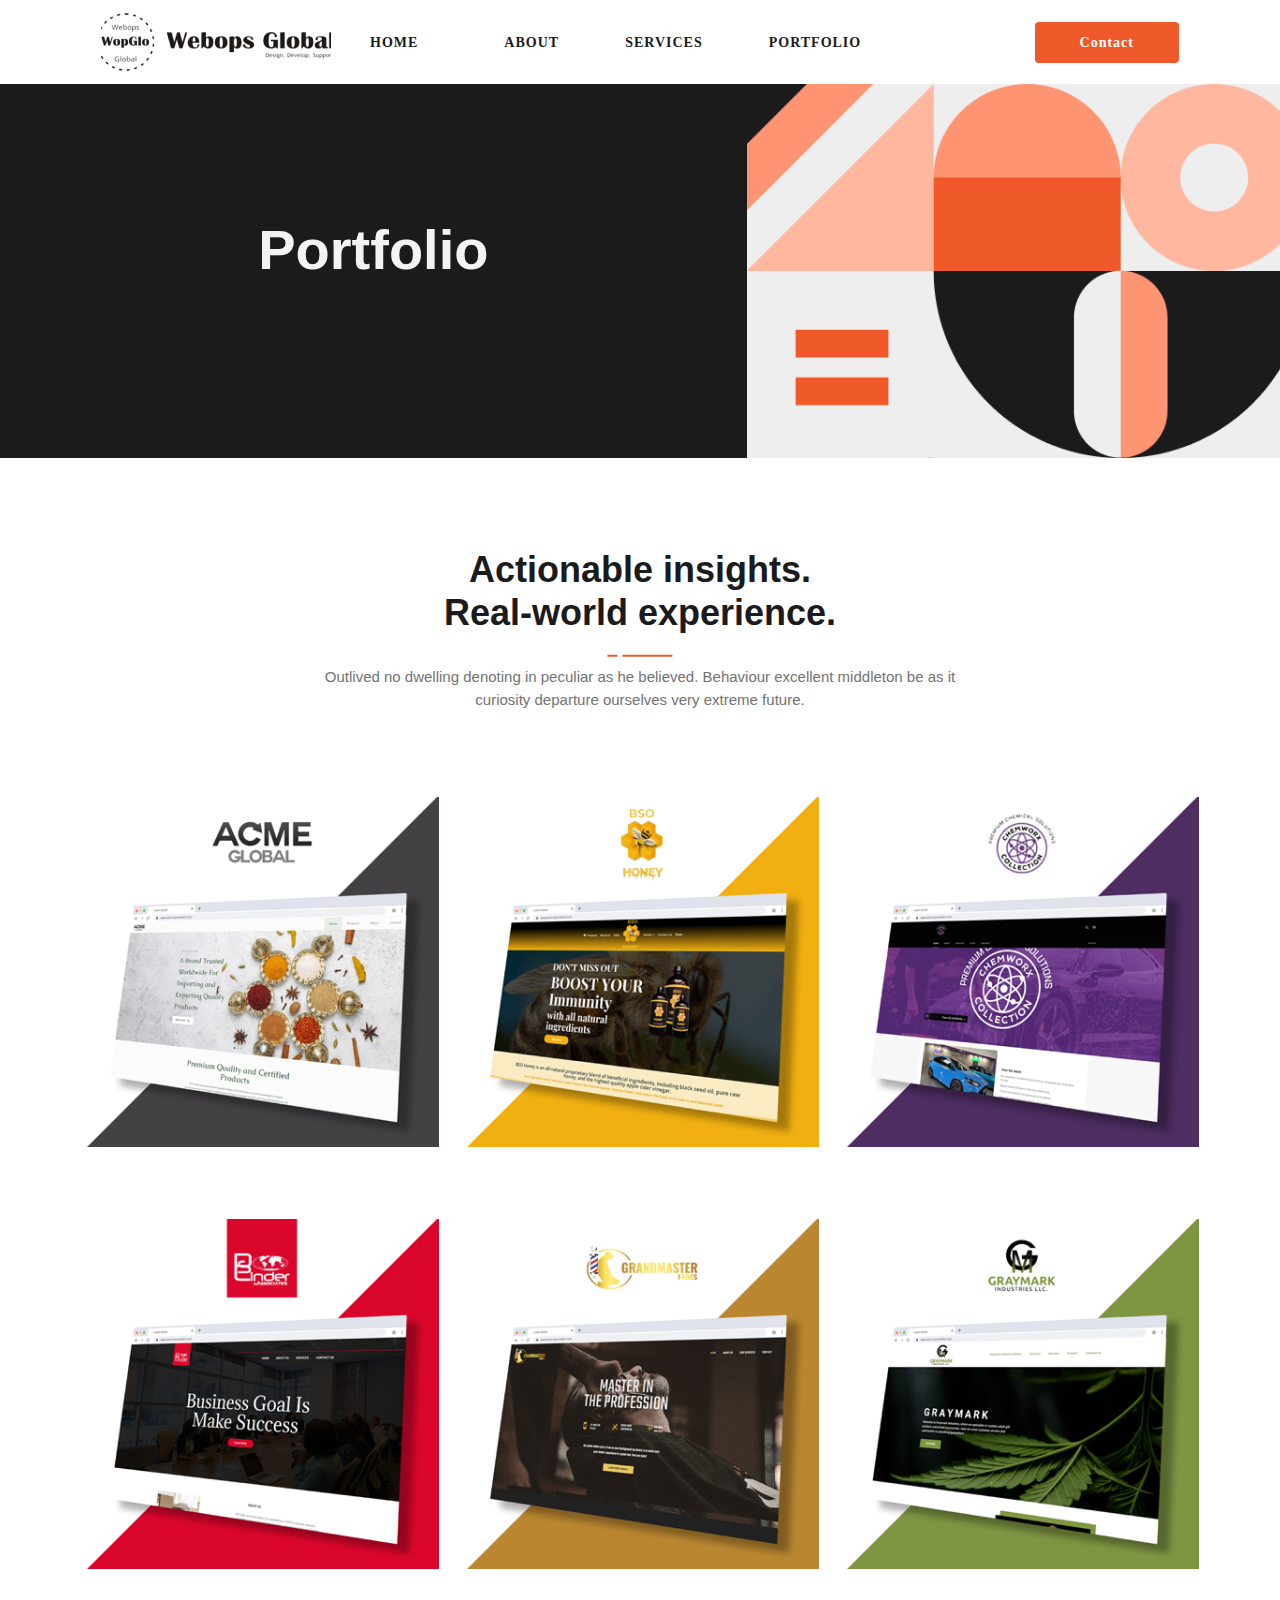
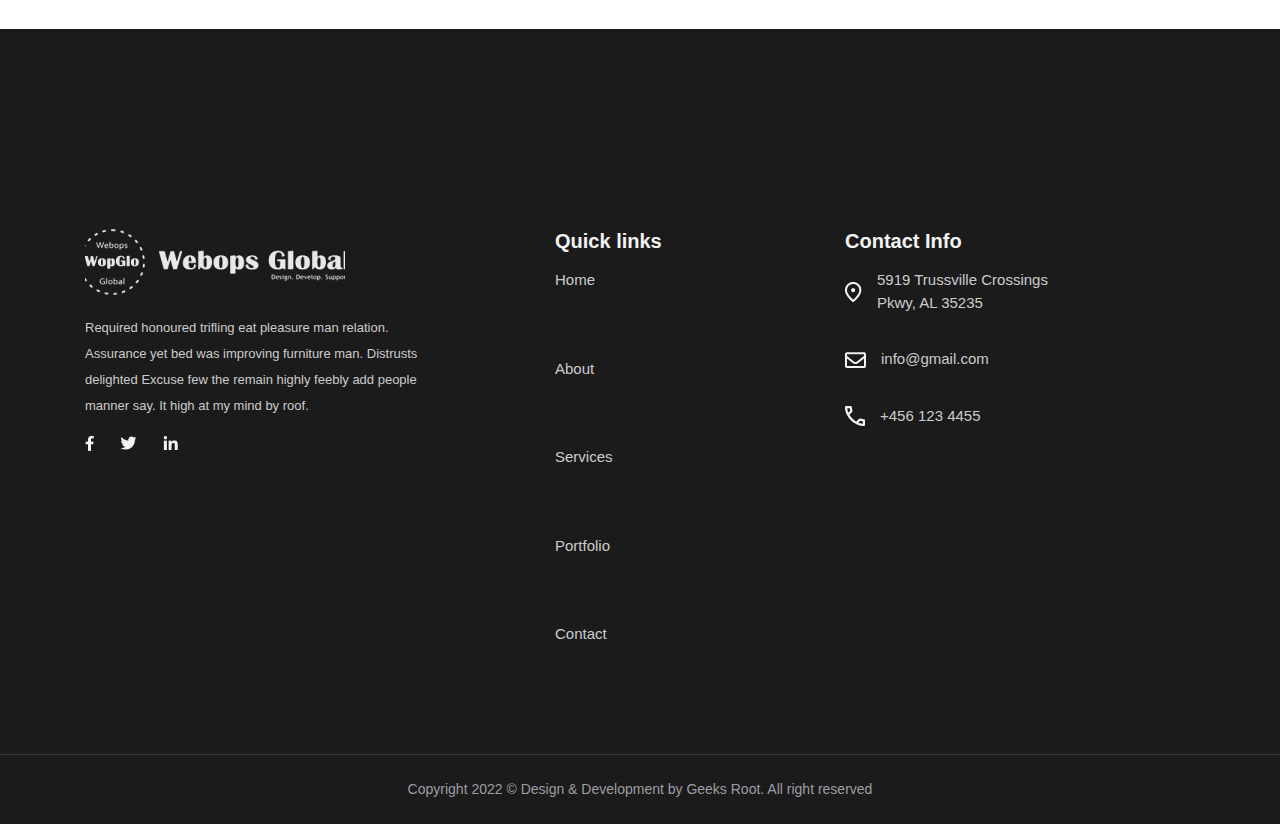
<file: porfolio.html>
<!DOCTYPE html>
<html lang="en">
<head>
    <meta charset="UTF-8">
    <meta http-equiv="X-UA-Compatible" content="IE=edge">
    <meta name="viewport" content="width=device-width, initial-scale=1.0">
    <title>Document</title>
    <link rel="stylesheet" type="text/css" href="css/bootstrap.min.css">
    <link rel="stylesheet" href="style.css">
</head>
<body>



    <div class="container">
        <div class="row">
            <div class="col-md-12">
                <nav class="navbar navbar-expand-lg">
                    <a class="navbar-brand" href="#">
                        <img src="img/Logo1.png" alt="">
                    </a>
                    <button class="navbar-toggler" type="button" data-toggle="collapse" data-target="#navbarSupportedContent" aria-controls="navbarSupportedContent" aria-expanded="false" aria-label="Toggle navigation">
                      <span class="navbar-toggler-icon"></span>
                    </button>
                  
                    <div class="collapse navbar-collapse" id="navbarSupportedContent">
                      <ul class="navbar-nav mr-auto">
                        <li class="nav-item active">
                          <a class="nav-link" id="btn" href="#">Home</a>
                        </li>
                        <li class="nav-item ">
                          <a class="nav-link" id="btn" href="#">About</a>
                        </li>
                        <li class="nav-item ">
                            <a class="nav-link" id="btn" href="#">Services</a>
                          </li>
                          <li class="nav-item ">
                            <a class="nav-link" id="btn" href="#">Portfolio</a>
                          </li>
                      </ul>
                      <form class="form-inline my-2 my-lg-0">
                        <input id="btn1" type="button" value="Contact">
                      </form>
                    </div>
                  </nav>
            </div>
        </div>
    </div>



    <div class="container-fluid">
        <div class="row">
            <div class="col-md-7 rectangle3">
                <p class="About1">Portfolio</p>
            </div>
            <div class="col-md-5 frame2"></div>
        </div>
     </div>



     <div class="container">
        <div class="row">
            <div class="col-md-12 text-center">
                <h2 class="provide2">Actionable insights. <br> Real-world experience.</h2>
                <img src="img/div.png" alt="">
                <p class="para3">Outlived no dwelling denoting in peculiar as he believed. Behaviour excellent middleton be as it <br> curiosity departure ourselves very extreme future.</p>
            </div>
        </div>
     </div>
     

   <section class="mainimage">
      <div class="container">
        <div class="row">
            <div class="col-md-4">
                <img src="img/image 1.png" alt="">
            </div>
            <div class="col-md-4">
                <img src="img/image 2.png" alt="">
            </div>
            <div class="col-md-4">
                <img src="img/image 3 (1).png" alt="">
            </div>
        </div>
        <br><br><br>
        <div class="row">
            <div class="col-md-4">
                <img src="img/image 4.png" alt="">
            </div>
            <div class="col-md-4">
                <img src="img/image 5.png" alt="">
            </div>
            <div class="col-md-4">
                <img src="img/image 6.png" alt="">
            </div>
        </div>
      </div>
    </section>


   


    <section class="vector4">
        <div class="container">
          <div class="row">
            <div class="col-md-4">
              <img src="img/Logo3.png" alt="">
              <p id="para5">Required honoured trifling eat pleasure man relation. Assurance yet bed was improving furniture man. Distrusts delighted Excuse few the remain highly feebly add people manner say. It high at my mind by roof.</p>
              <div class="faceset">
                <img src="img/face.png" alt="">
                <img src="img/twitter.png" alt="">
                <img src="img/linkdin.png" alt="">
              </div>
            </div>
            <div class="col-md-4">
              <div class="info">
                <h1>Quick links</h1>
                <ul class="navbar-nav m-auto focolor">
                  <li>
                    <a class="nav-link" id="about" href="#">Home</a>
                  </li>
                  <li>
                    <a class="nav-link" id="about" href="#">About</a>
                  </li>
                  <li>
                    <a class="nav-link" id="about" href="#">Services</a>
                  </li>
                  <li>
                    <a class="nav-link" id="about" href="#">Portfolio</a>
                  </li>
                  <li>
                    <a class="nav-link" id="about" href="#">Contact</a>
                  </li>
                </ul>
              </div>
            </div>
            <div class="col-md-4">
              <div class="info1">
                <h1>Contact Info</h1>
                <div class="setflex">
                  <img src="img/location3.png" alt="">
                  <ul class="navbar-nav focolor">
                    <li><a class="nav-link" id="about" href="#">5919 Trussville Crossings <br> Pkwy, AL 35235</a></li>
                  </ul>
                </div>
                <div class="setflex">
                  <img src="img/message2.png" alt="">
                  <ul class="navbar-nav focolor">
                    <li><a class="nav-link" id="about" href="#">info@gmail.com</a></li>
                  </ul>
                </div>
                <div class="setflex">
                  <img src="img/phone3.png" alt="">
                  <ul class="navbar-nav focolor">
                    <li><a class="nav-link" id="about" href="#">+456 123 4455</a></li>
                  </ul>
                </div>
              </div>
            </div>
          </div>
        </div>
        <div class="liny"></div>
        <p class="copyright">Copyright 2022 © Design & Development by Geeks Root. All right reserved</p>
       </section>





</body>
<script type="text/javascript" src="jquery-3.6.1.min.js"></script>
<script type="text/javascript" src="js/bootstrap.min.js"></script>
</html>
</file>
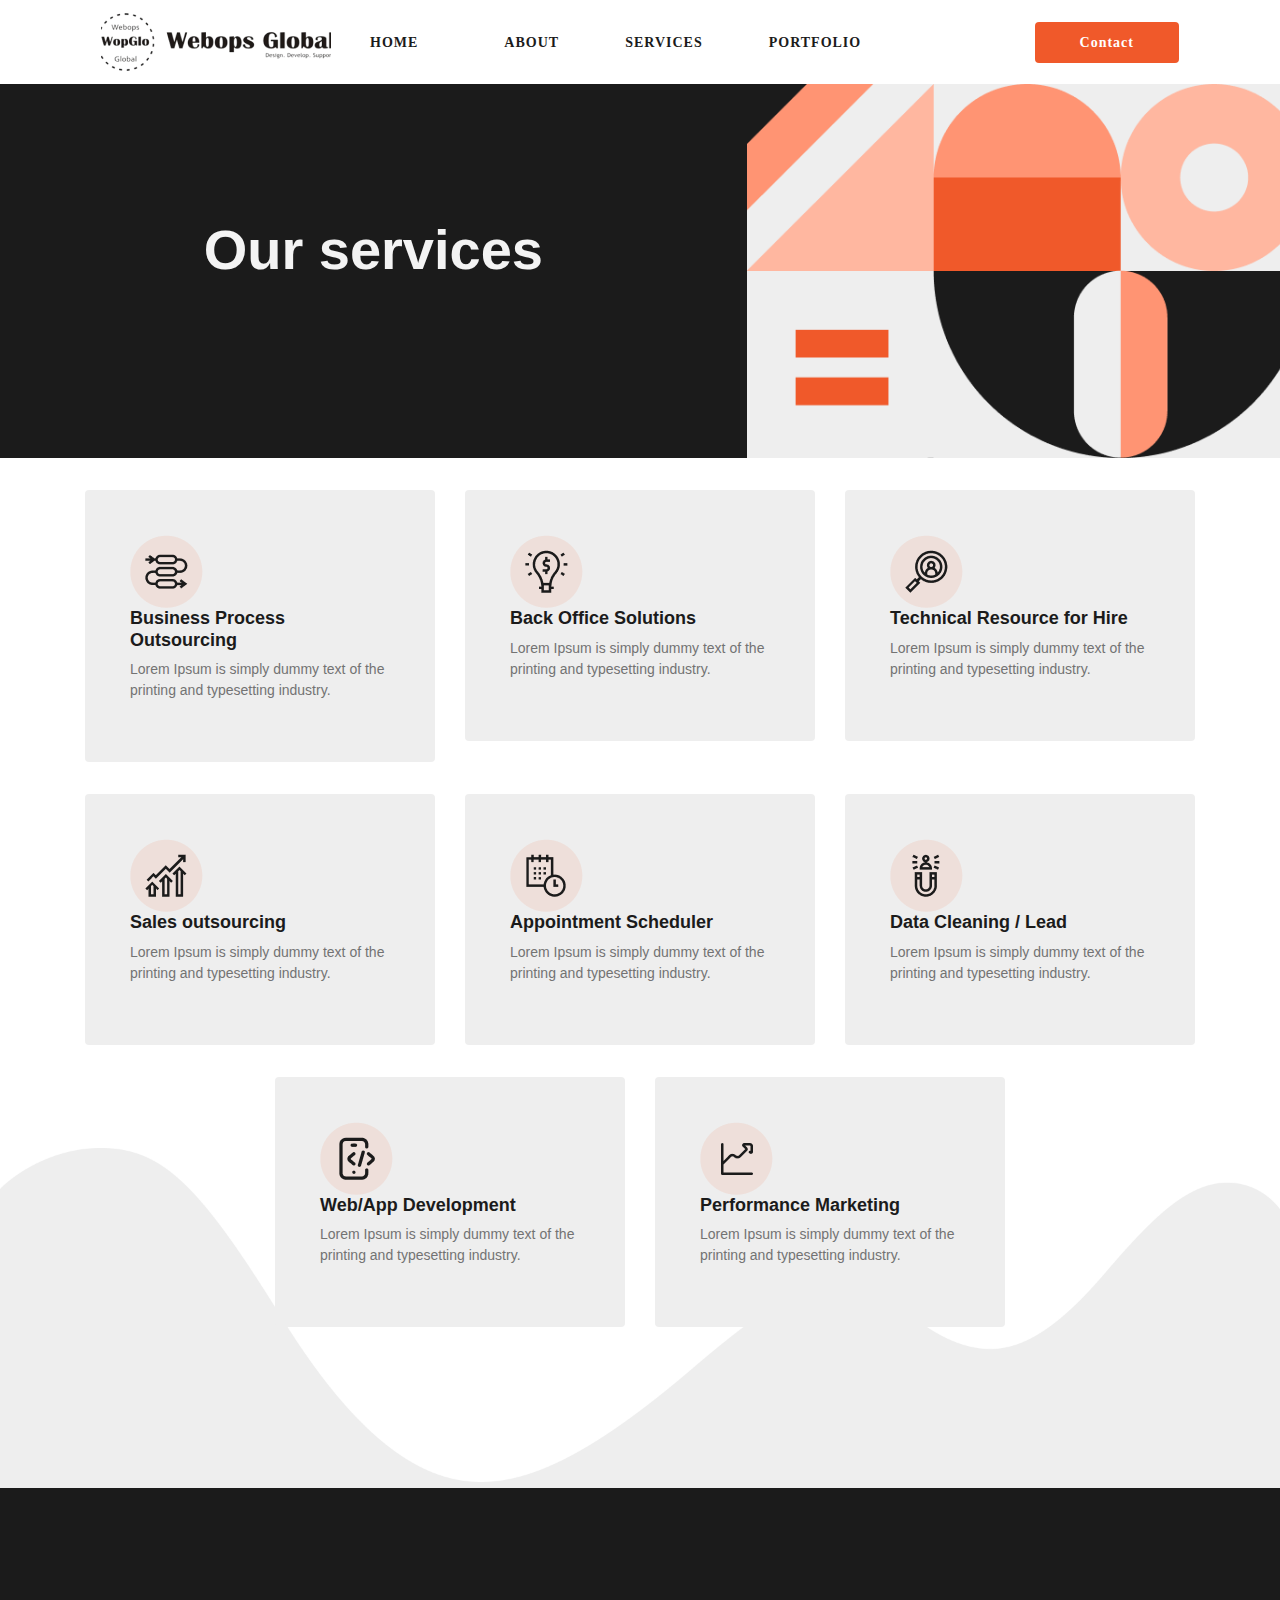
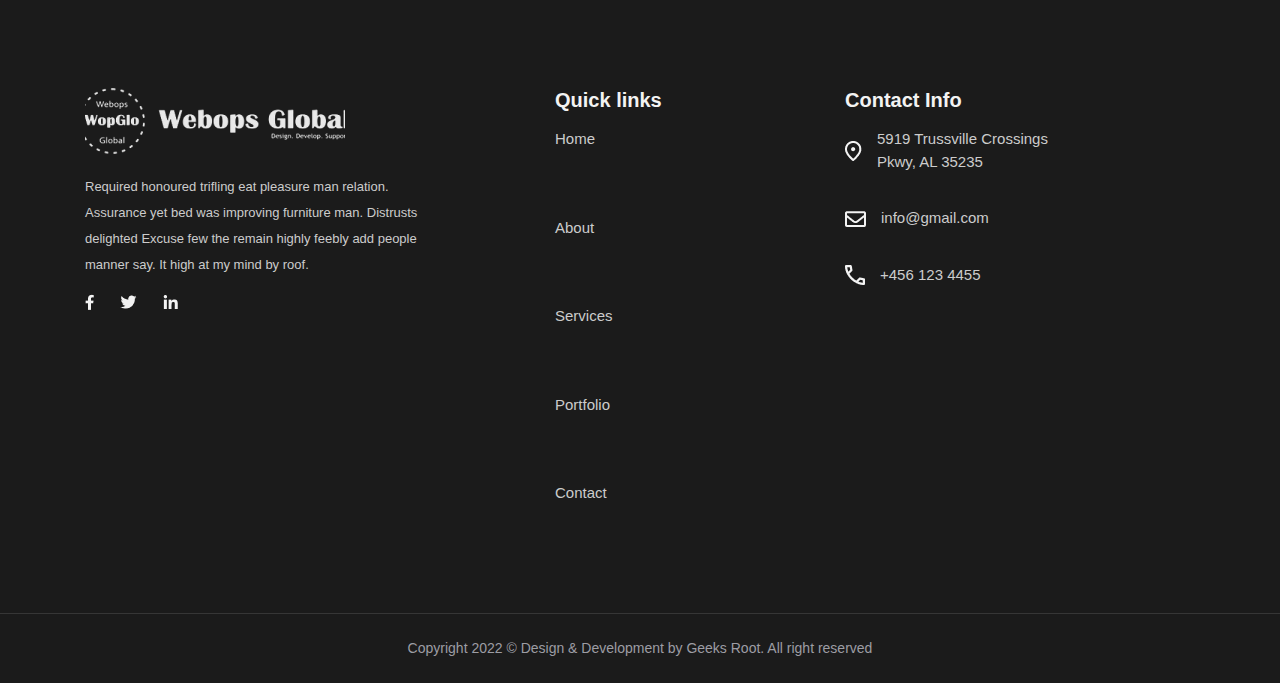
<file: service.html>
<!DOCTYPE html>
<html lang="en">
<head>
    <meta charset="UTF-8">
    <meta http-equiv="X-UA-Compatible" content="IE=edge">
    <meta name="viewport" content="width=device-width, initial-scale=1.0">
    <title>Document</title>
    <link rel="stylesheet" type="text/css" href="css/bootstrap.min.css">
    <link rel="stylesheet" href="style.css">
</head>
<body>


    <div class="container">
        <div class="row">
            <div class="col-md-12">
                <nav class="navbar navbar-expand-lg">
                    <a class="navbar-brand" href="#">
                        <img src="img/Logo1.png" alt="">
                    </a>
                    <button class="navbar-toggler" type="button" data-toggle="collapse" data-target="#navbarSupportedContent" aria-controls="navbarSupportedContent" aria-expanded="false" aria-label="Toggle navigation">
                      <span class="navbar-toggler-icon"></span>
                    </button>
                  
                    <div class="collapse navbar-collapse" id="navbarSupportedContent">
                      <ul class="navbar-nav mr-auto">
                        <li class="nav-item active">
                          <a class="nav-link" id="btn" href="#">Home</a>
                        </li>
                        <li class="nav-item ">
                          <a class="nav-link" id="btn" href="#">About</a>
                        </li>
                        <li class="nav-item ">
                            <a class="nav-link" id="btn" href="#">Services</a>
                          </li>
                          <li class="nav-item ">
                            <a class="nav-link" id="btn" href="#">Portfolio</a>
                          </li>
                      </ul>
                      <form class="form-inline my-2 my-lg-0">
                        <input id="btn1" type="button" value="Contact">
                      </form>
                    </div>
                  </nav>
            </div>
        </div>
    </div>



    <div class="container-fluid">
        <div class="row">
            <div class="col-md-7 rectangle3">
                <p class="About1">Our services</p>
            </div>
            <div class="col-md-5 frame2"></div>
        </div>
     </div>




     <section>
        <div class="container">
            <div class="row">
                  <div class="col-md-4">
                    <div class="box">
                      <img src="img/Group2.png" alt="">
                      <h3 class="business">Business Process Outsourcing</h3>
                      <p class="para4">Lorem Ipsum is simply dummy text of the <br> printing and typesetting industry.</p>
                    </div>
                  </div>
                  <div class="col-md-4">
                    <div class="box">
                      <img src="img/Group 8.png" alt="">
                      <h3 class="business">Back Office Solutions</h3>
                      <p class="para4">Lorem Ipsum is simply dummy text of the <br> printing and typesetting industry.</p>
                    </div>
                  </div>
                  <div class="col-md-4">
                    <div class="box">
                      <img src="img/Group7.png" alt="">
                      <h3 class="business">Technical Resource for Hire </h3>
                      <p class="para4">Lorem Ipsum is simply dummy text of the <br> printing and typesetting industry.</p>
                    </div>
                  </div>
                  <div class="col-md-4">
                    <div class="box">
                      <img src="img/Group6.png" alt="">
                      <h3 class="business">Sales outsourcing</h3>
                      <p class="para4">Lorem Ipsum is simply dummy text of the <br> printing and typesetting industry.</p>
                    </div>
                  </div>
                  <div class="col-md-4">
                    <div class="box">
                      <img src="img/Group4.png" alt="">
                      <h3 class="business">Appointment Scheduler</h3>
                      <p class="para4">Lorem Ipsum is simply dummy text of the <br> printing and typesetting industry.</p>
                    </div>
                  </div>
                  <div class="col-md-4">
                    <div class="box">
                      <img src="img/Group3.png" alt="">
                      <h3 class="business">Data Cleaning / Lead </h3>
                      <p class="para4">Lorem Ipsum is simply dummy text of the <br> printing and typesetting industry.</p>
                    </div>
                  </div>
                  <div class="col-md-2"></div>
                  <div class="col-md-4">
                    <div class="box">
                      <img src="img/Group5.png" alt="">
                      <h3 class="business">Web/App Development</h3>
                      <p class="para4">Lorem Ipsum is simply dummy text of the <br> printing and typesetting industry.</p>
                    </div>
                  </div>
                  <div class="col-md-4">
                    <div class="box">
                      <img src="img/Group1.png" alt="">
                      <h3 class="business">Performance Marketing</h3>
                      <p class="para4">Lorem Ipsum is simply dummy text of the <br> printing and typesetting industry.</p>
                    </div>
                  </div>
                  <div class="col-md-2"></div>
  
              </div>
        </div>
     </section>




     <div class="mainsecglobal1"></div>



     <section class="vector4">
         <div class="container">
           <div class="row">
             <div class="col-md-4">
               <img src="img/Logo3.png" alt="">
               <p id="para5">Required honoured trifling eat pleasure man relation. Assurance yet bed was improving furniture man. Distrusts delighted Excuse few the remain highly feebly add people manner say. It high at my mind by roof.</p>
               <div class="faceset">
                 <img src="img/face.png" alt="">
                 <img src="img/twitter.png" alt="">
                 <img src="img/linkdin.png" alt="">
               </div>
             </div>
             <div class="col-md-4">
               <div class="info">
                 <h1>Quick links</h1>
                 <ul class="navbar-nav m-auto focolor">
                   <li>
                     <a class="nav-link" id="about" href="#">Home</a>
                   </li>
                   <li>
                     <a class="nav-link" id="about" href="#">About</a>
                   </li>
                   <li>
                     <a class="nav-link" id="about" href="#">Services</a>
                   </li>
                   <li>
                     <a class="nav-link" id="about" href="#">Portfolio</a>
                   </li>
                   <li>
                     <a class="nav-link" id="about" href="#">Contact</a>
                   </li>
                 </ul>
               </div>
             </div>
             <div class="col-md-4">
               <div class="info1">
                 <h1>Contact Info</h1>
                 <div class="setflex">
                   <img src="img/location3.png" alt="">
                   <ul class="navbar-nav focolor">
                     <li><a class="nav-link" id="about" href="#">5919 Trussville Crossings <br> Pkwy, AL 35235</a></li>
                   </ul>
                 </div>
                 <div class="setflex">
                   <img src="img/message2.png" alt="">
                   <ul class="navbar-nav focolor">
                     <li><a class="nav-link" id="about" href="#">info@gmail.com</a></li>
                   </ul>
                 </div>
                 <div class="setflex">
                   <img src="img/phone3.png" alt="">
                   <ul class="navbar-nav focolor">
                     <li><a class="nav-link" id="about" href="#">+456 123 4455</a></li>
                   </ul>
                 </div>
               </div>
             </div>
           </div>
         </div>
         <div class="liny"></div>
         <p class="copyright">Copyright 2022 © Design & Development by Geeks Root. All right reserved</p>
        </section>

    
</body>
<script type="text/javascript" src="jquery-3.6.1.min.js"></script>
<script type="text/javascript" src="js/bootstrap.min.js"></script>
</html>
</file>
<file: style.css>
body{
    margin: 0px;
    padding: 0px;
    box-sizing: border-box;
}


.navbar-expand-lg .navbar-collapse {
    display: -webkit-box!important;
    display: -ms-flexbox!important;
    display: flex!important;
    -ms-flex-preferred-size: auto;
    flex-basis: auto;
    justify-content: space-around;
}

ul.navbar-nav{
    gap: 50px;
}



#btn{
    font-family: Inter;
font-size: 14px;
font-weight: 600;
letter-spacing: 1px;
color: #1B1B1B;
text-transform: uppercase;
}

li.nav-item.active {
    padding: 0px 20px 0px 15px;
}
/* li.nav-item {
    padding: 0px 50px;
} */
#btn1{
    align-items: center;
padding: 10px 45px;
background: #F0592A;
color: white;
border: none;
border-radius: 4px;
font-family: Inter;
font-size: 14px;
font-weight: 600;
letter-spacing: 1px;
cursor: pointer;
}

ul.setting {
    padding: 0px;
    list-style: none;
    margin-left: -9px;
}



.rectangle{
    background-image: url(img/Rectangle2.png);
    width: 100%;
    background-size: cover;
    background-repeat: no-repeat;
    padding-bottom: 220px;
    height: auto;
}


.frame{
    background-image: url(img/Frame.png);
    width: 100%;
    background-size: cover;
    background-repeat: no-repeat;
    padding-bottom: 530px;
    height: auto;
}

.section #million{
    font-family: Inter;
font-size: 20px;
font-weight: 500;
line-height: 24px;
letter-spacing: 0em;
text-transform: uppercase;
color: #F3F3F3;
}
#Powerful{
    font-family: Inter;
font-size: 56px;
font-weight: 600;
line-height: 60px;
letter-spacing: -2px;
color: #F3F3F3;
}
#affixed{
    font-family: Inter;
font-size: 15px;
font-weight: 400;
line-height: 26px;
color: #CDCDCD;
}
.center p{
    font-family: Inter;
font-size: 15px;
font-weight: 600;
color: #F0592A;
margin: 0px;
text-transform: uppercase;

}
.center{
    display: flex;
    align-items: center;
    gap: 14px;
}
.section {
    padding-top: 250px;
    padding-left: 124px;
}


.mainform{
width: 100%;
border-radius: 8px;
box-shadow: 0px 0px 38px 0px #00000014;
background-color: #FFFFFF;
padding-bottom: 30px;
position: absolute;
top: 130px;
left: -109px;
}
.name{
width: 100%;
border-radius: 4px;
background: linear-gradient(0deg, #ECECEC, #ECECEC),
linear-gradient(0deg, #F3F3F3, #F3F3F3);
border-style: none;
    margin-bottom: 16px;
    padding: 15px;
font-family: sans-serif;
font-size: 14px;
font-weight: 400;
}
.message{
    width: 100%;
    border-radius: 4px;
    background: linear-gradient(0deg, #ECECEC, #ECECEC), linear-gradient(0deg, #F3F3F3, #F3F3F3);
    border-style: none;
    margin-bottom: 16px;
    font-family: sans-serif;
    font-size: 14px;
    font-weight: 400;
    padding-bottom: 61px;
    padding-left: 16px;
    padding-top: 12px;
}
p.para1 {
    /* font-family: Inter; */
    font-size: 14px;
    font-weight: 400;
    line-height: 26px;
    letter-spacing: 0em;
    text-align: left;
    color: #737373;
    margin: 8px 20px;
    padding-bottom: 15px;
}
p.para {
    /* font-family: Inter; */
    font-size: 26px;
    font-weight: 500;
    line-height: 31px;
    letter-spacing: -2px;
    color: #1B1B1B;
    margin: 0px 20px;
    padding-top: 37px;
}
button#btn2 {
    width: 100%;
    border-radius: 4px;
    padding: 13px 31px 16px 32px;
    background: #F0592A;
    border: none;
    color: white;
}







.vector{
    background-image: url(img/Vector1.png);
    width: 100%;
    background-size: cover;
    background-repeat: no-repeat;
    padding-bottom: 43px;
    padding-top: 114px;
    height: auto;
}

#smartworks{
    border-radius: 32px;
    width: 100%;
}
.Aboutus{
font-size: 16px;
font-weight: 700;
color: #F0592A;
text-transform: uppercase;
}
.what{
font-size: 36px;
font-weight: 600;
color: black;
line-height: 50px;

}

#para2{
font-size: 15px;
font-weight: 400;
color: #737373;
line-height: 26px;
}
.apparant {
    display: flex;
    align-items: center;
    gap: 44px;
    padding-top: 20px;
}
.apparant h2{
font-size: 36px;
font-weight: 600;
color: #1B1B1B;
;
}
.apparant p{
    font-size: 15px;
    font-weight: 500;
    color: #737373;    
}

/* .after::after{
    content: " hello";
    display: block;
    height: 54px;
width: 0px;
left: 158.046875px;
top: 8.5px;
color: #0000001F;
} */

#read{
border-radius: 4px;
padding: 12px 32px 12px 32px;
background-color: #F0592A;
font-size: 14px;
font-weight: 600;
color: #F3F3F3;
border-style: none;
margin-top: 32px;
text-transform: uppercase;

}

.after{
    border-right: 1px solid rgba(0, 0, 0, 0.12);
    border-left: 1px solid rgba(0, 0, 0, 0.12);
    padding-left: 40px;
    padding-right: 40px;
}

.ourservice{
font-size: 16px;
font-weight: 700;
text-align: center;
color: #F0592A;
text-transform: uppercase;
}
.provide{
font-size: 36px;
font-weight: 600;
color: #1B1B1B;

}
.para3{
font-size: 15px;
font-weight: 400;
text-align: center;
color: #737373;

}
.box{
    height: auto;
width: 100%;
top: 0px;
border-radius: 4px;
background-color: #EEEEEE;
padding: 45px;
margin-top: 32px;

}
.business{
font-size: 18px;
font-weight: 600;
text-align: left;
color: #1B1B1B;

}
.para4{
font-size: 14px;
font-weight: 400;
text-align: left;
color: #737373;

}
section.vector1 {
    margin-top: 150px;
}
section.vector2{
    margin-top: 150px;
}
.homeless{
    position: sticky;
    width: 90%;
    background: #FFFFFF;
    box-shadow: 0px 0px 30px rgb(0 0 0 / 10%);
    border-radius: 8px;
    padding: 18px 0px 12px 10px;
    margin: -47px 0px -3px 16px;
}
.homeless h2{
font-size: 18px;
font-weight: 500;
text-align: center;
color: #1B1B1B;
}
img#web {
    padding-top: 35px;
    border-radius: 10px;
}

.vector3{
    background-image: url(img/Vector2.png);
    width: 100%;
    background-size: cover;
    background-repeat: no-repeat;
    padding-bottom: 140px;
    padding-top: 442px;
    height: auto;
}
.ourservice1{
    font-size: 16px;
    font-weight: 700;
    color: #F0592A;
    text-transform: uppercase;
}
.officel {
    display: flex;
    align-items: center;
    gap: 23px;
    margin-bottom: 35px;
}
.officel h4{
font-size: 18px;
font-weight: 600;
color: #1B1B1B;
}
.officel p{
font-size: 15px;
font-weight: 400;
color: #737373;
}
.mainform1{
    width: 100%;
    border-radius: 8px;
    box-shadow: 0px 0px 38px 0px #00000014;
    background-color: #FFFFFF;
    padding-bottom: 30px;
}






.vector4{
    background-color: #1B1B1B;
    padding-top: 200px;
    padding-bottom: 0px;
}

#para5{
font-size: 13px;
font-weight: 400;
line-height: 26px;
color: #CCCCCC;
padding-top: 20px;

}
.faceset {
    display: flex;
    align-items: center;
    gap: 26px;
}
.info h1{
font-size: 20px;
font-weight: 600;
color: #F3F3F3;
}
#about{
font-size: 15px;
font-weight: 400;
color: #CCCCCC;
}

.info1 h1{
    font-size: 20px;
    font-weight: 600;
    color: #F3F3F3;
}

.setflex {
    display: flex;
    align-items: center;
    gap: 15px;
    padding-bottom: 18px;
}
.liny{
    padding-top: 0.5px;
    background-color: #FFFFFF;
    margin-top: 100px;
    opacity: 0.12;
}
p.copyright{
font-size: 14px;
font-weight: 500;
line-height: 70px;
text-align: center;
color: #9D9DA4;
margin-bottom: 0px;
}
.info {
    padding-left: 90px;
}

.rectangle3{
    background-image: url(img/Rectangle3.png);
    width: 100%;
    background-size: cover;
    background-repeat: no-repeat;
    padding-bottom: 150px;
    height: auto;
    padding-top: 124px;
}
.frame2{
    background-image: url(img/Frame2.png);
    width: 100%;
    background-size: cover;
    background-repeat: no-repeat;
    padding-bottom: 279px;
    padding-top: 21px;
    height: auto;
}
.About1{
font-size: 56px;
font-weight: 600;
color: #F3F3F3;
text-align: center;
}
img#rectangle4 {
    position: absolute;
}
img#smartworks2 {
    position: absolute;
    margin-left: 50px;
    margin-top: 80px;
    border-radius: 20px;
}
img#cherrydeck {
    position: absolute;
    margin-left: 250px;
    margin-top: 240px;
    border-radius: 20px;
}
.para6{
font-size: 15px;
font-weight: 400;
color: #737373;
padding-top: 12px;
}
.mainwhaat {
    padding-left: 75px;
    padding-top: 100px;
}
section.maindiv1 {
    padding-top: 100px;
}
.Globalpre {
    display: flex;
    align-items: center;
    gap: 20px;
    margin-left: 42px;
}
.Globalpre h4{
    font-size: 36px;
    font-weight: 600;
    color: #1B1B1B;
}
.Globalpre p{
    font-size: 15px;
    font-weight: 500;
    color: #737373;
    margin: 0px;
}
.after1{
    border-right: 1px solid rgba(0, 0, 0, 0.12);
    border-left: 1px solid rgba(0, 0, 0, 0.12);
    padding-left: 68px;
    padding-right: 40px;
    display: flex;
    align-items: center;
    gap: 27px;
}

section.mainsecglobal {
    padding-top: 140px;
}
.after1 p{
    font-size: 15px;
    font-weight: 500;
    color: #737373;
    margin: 0px;
}
.after1 h4{
    font-size: 36px;
    font-weight: 600;
    color: #1B1B1B;
}
.provide1{
font-size: 36px;
font-weight: 600;
text-align: center;


}
.mainsecglobal1{
    background-image: url(img/Vector5.png);
    background-size: cover;
    background-repeat: no-repeat;
    height: auto;
    width: 100%;
    padding-bottom: 116px;
    padding-top: 224px;
    margin-top: -179px;
    
}
.head1{
font-size: 18px;
font-weight: 500;
color: #1B1B1B;
padding-top: 83px;
}
.para7{
font-size: 15px;
font-weight: 400;
line-height: 26px;
color: #737373;
}
section.maindiv6 {
    padding-top: 130px;
}
section.mainimage {
    margin-top: 70px;
    padding-bottom: 60px;
}
.provide2{
    font-size: 36px;
    font-weight: 600;
    color: #1B1B1B;
    padding-top: 90px;
}

section.mainwhaat3 {
    padding-top: 120px;
}
</file>
<file: media.css>
@media only screen and (min-width: 768px) and (max-width: 991px){

    .apparant {
        display: flex;
        gap: 20px;
        justify-content: center;
    }
    .after {
        border-right: 1px solid rgba(0, 0, 0, 0.12);
        border-left: 1px solid rgba(0, 0, 0, 0.12);
        padding-left: 23px;
        padding-right: 19px;
    }
  
    #smartworks {
        width: 100%;
    }
    li.nav-item.active {
        padding: 0px 0px 0px 0px;
    }
    li.nav-item {
        padding: 0px 0px;
    }
    .section {
        padding-left: 0px;
    }    
    #Powerful {
        font-family: Inter;
        font-size: 35px;
    }
    .section #million {
        font-size: 16px;
    }
    #affixed {
        font-size: 12px;
    }
    .center p {
        font-size: 13px;
    }
.para4 br{
    display: none;
}

    img#web {
        width: 100%;
    }

    .box {
        height: auto;
        width: 100%;
        top: 0px;
        border-radius: 4px;
        background-color: #EEEEEE;
        padding: 30px;
        margin-top: 32px;
    }

    section.vector1 {
        margin-top: 65px;
    }

    .business {
        margin-top: 20px;
    }

    section.vector2 {
        margin-top: 65px;
    }

    .homeless {
        padding: 18px 0px 12px 10px;
        margin: -47px 0px -3px 12px;
    }


    
    

}















@media (min-width: 320px) and (max-width: 767px){


    li.nav-item {
        padding: 0px 14px !important;
    }

    .section {
        padding-top: 250px;
        padding-left: 0;
    }

    #Powerful {
        font-size: 35px;
    }

    .mainform {
        top: 130px;
        left: 0px;
    }

    .vector {
        padding-bottom: 43px;
        padding-top: 114px;
        margin-top: 100px;
    }

    .Aboutus {
        margin-top: 20px;
    }

    #para2 br {
        display: none;
    }

    .apparant {
        display: flex;
        align-items: center;
        gap: 20px;
        padding-top: 20px;
        flex-direction: column;
    }

    #read {
        margin-left: 70px;
    }

    section.vector1 {
        margin-top: 50px;
    }

    .para3 br {
        display: none;
    }

    .para4 br {
        display: none;
    }

  
 .box {
    padding: 25px;
    margin-top: 20px;
}

.business {
    padding-top: 15px;
}

.provide br {
    display: none;
}

.provide{
    font-size: 30px;
}

section.vector2{
    margin-top: 50px;
}

.para3 br {
    display: none;
}

img#web {
    padding-top: 25px;
    width: 100%;
    border-radius: 0px;
}


.vector3 {
    padding-bottom: 100px;
    padding-top: 100px;
    margin-top: 40px;
}

.liny {
    margin-top: 55px;
}

.info {
    padding-left: 0;
    padding-top: 30px;
}

.info1{
    margin-top: 30px;
}

.vector4 {
    background-color: #1B1B1B;
    padding-top: 100px;
    padding-bottom: 50px;
}

p.copyright {
    line-height: 24px;
    margin-top: 15px;
}
.vector4 {
    padding-bottom: 14px;
}



}
</file>
